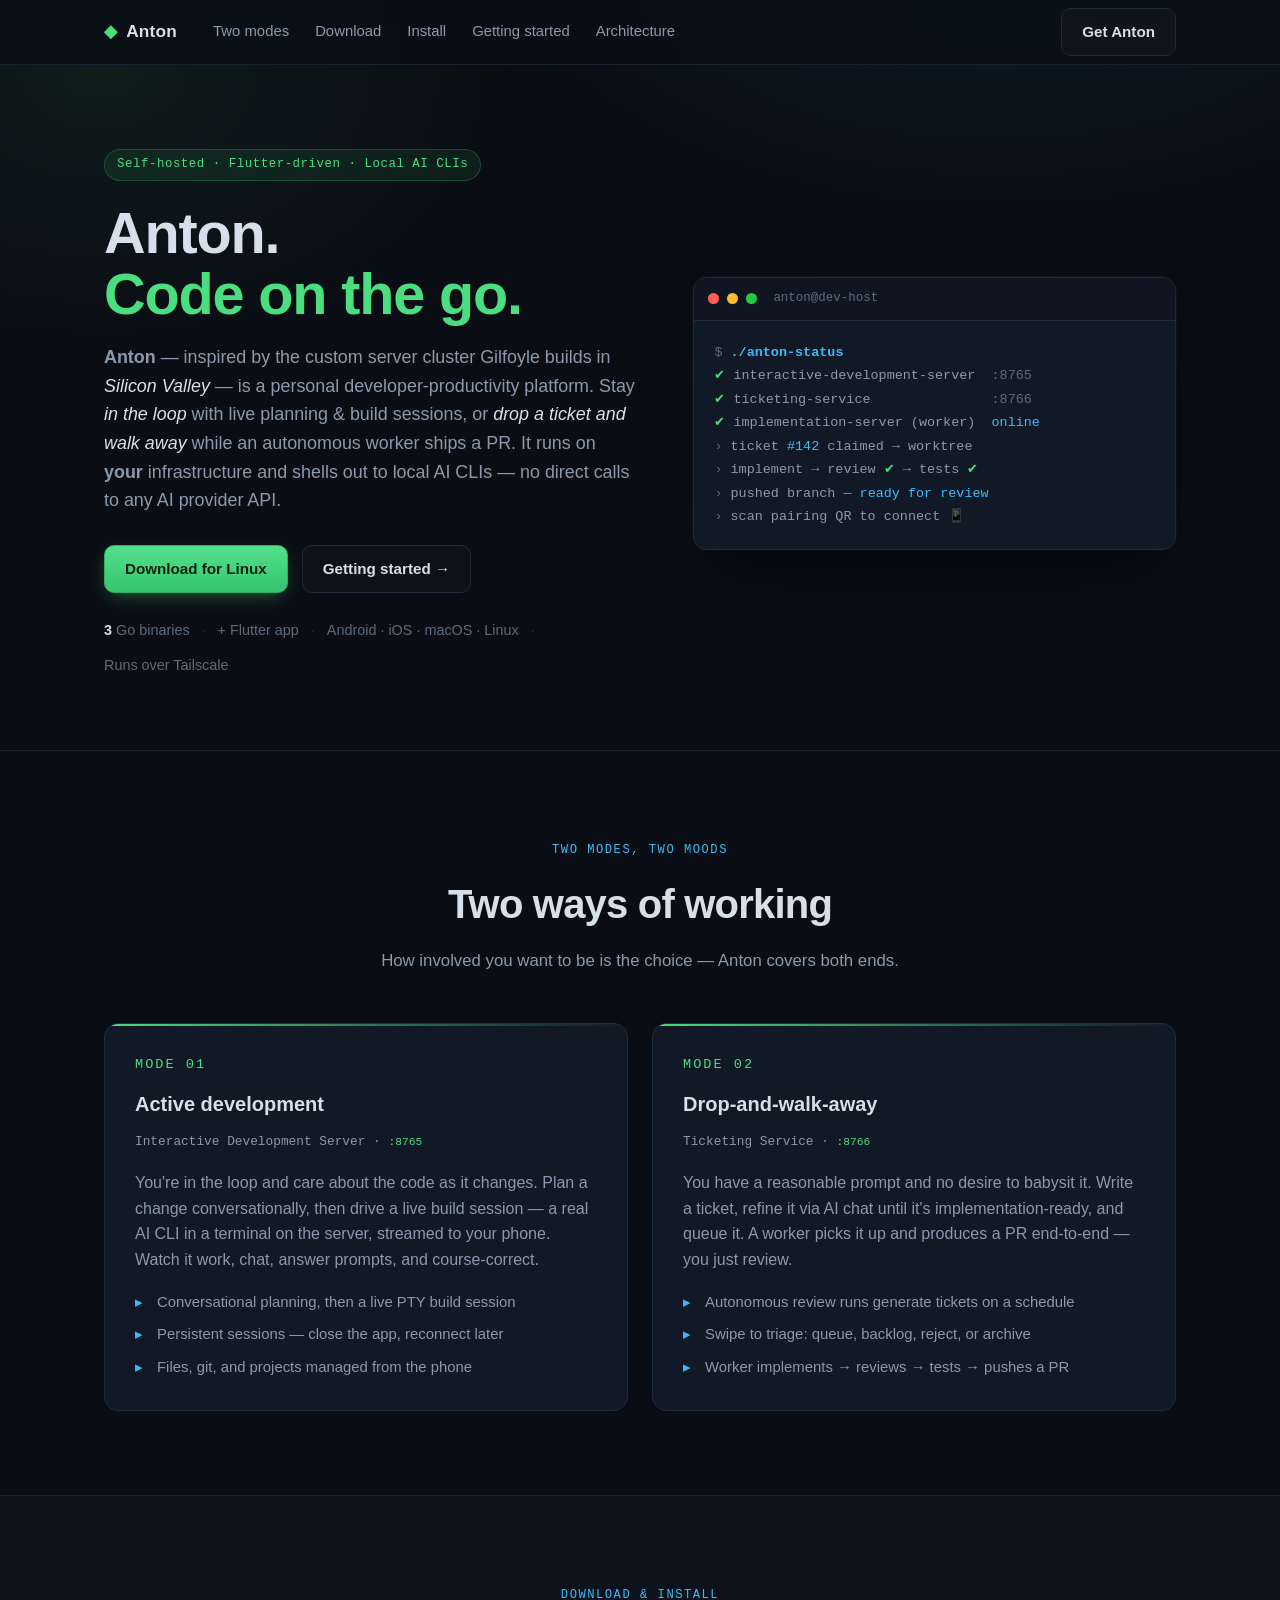
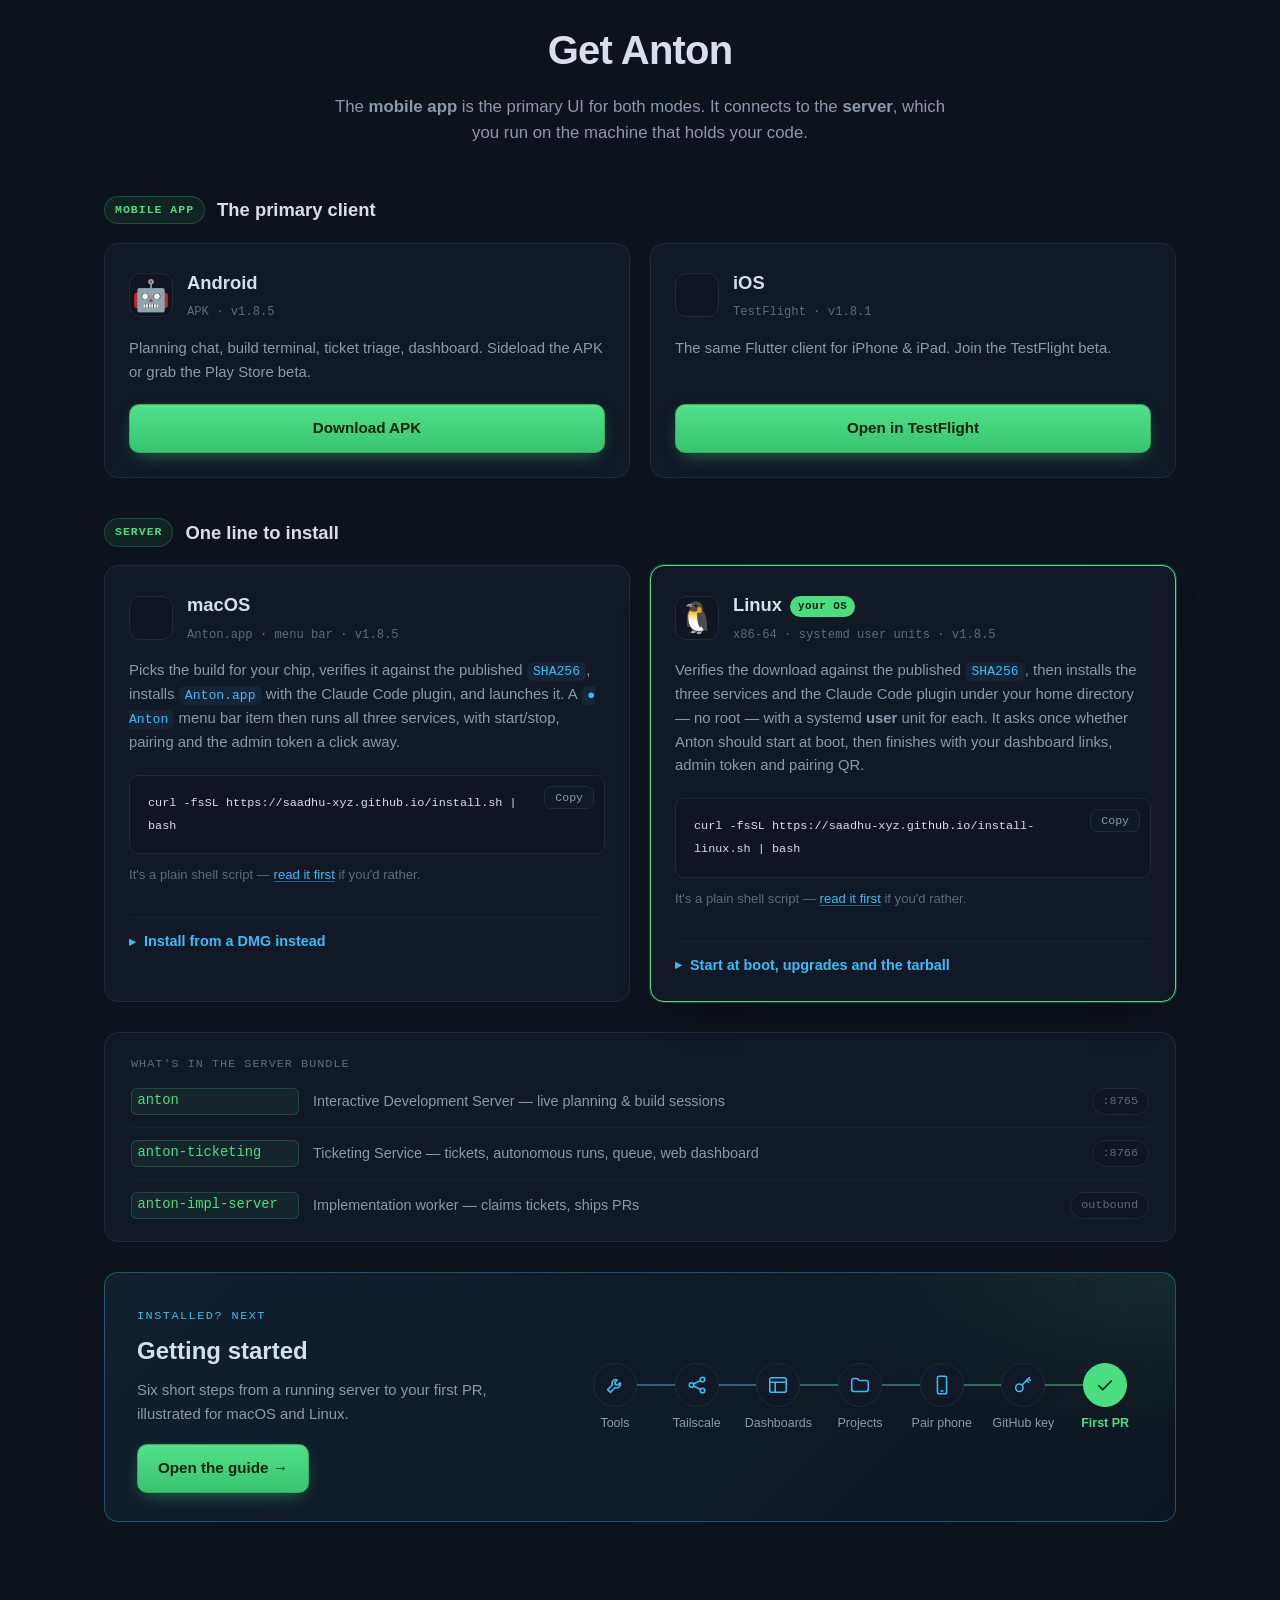
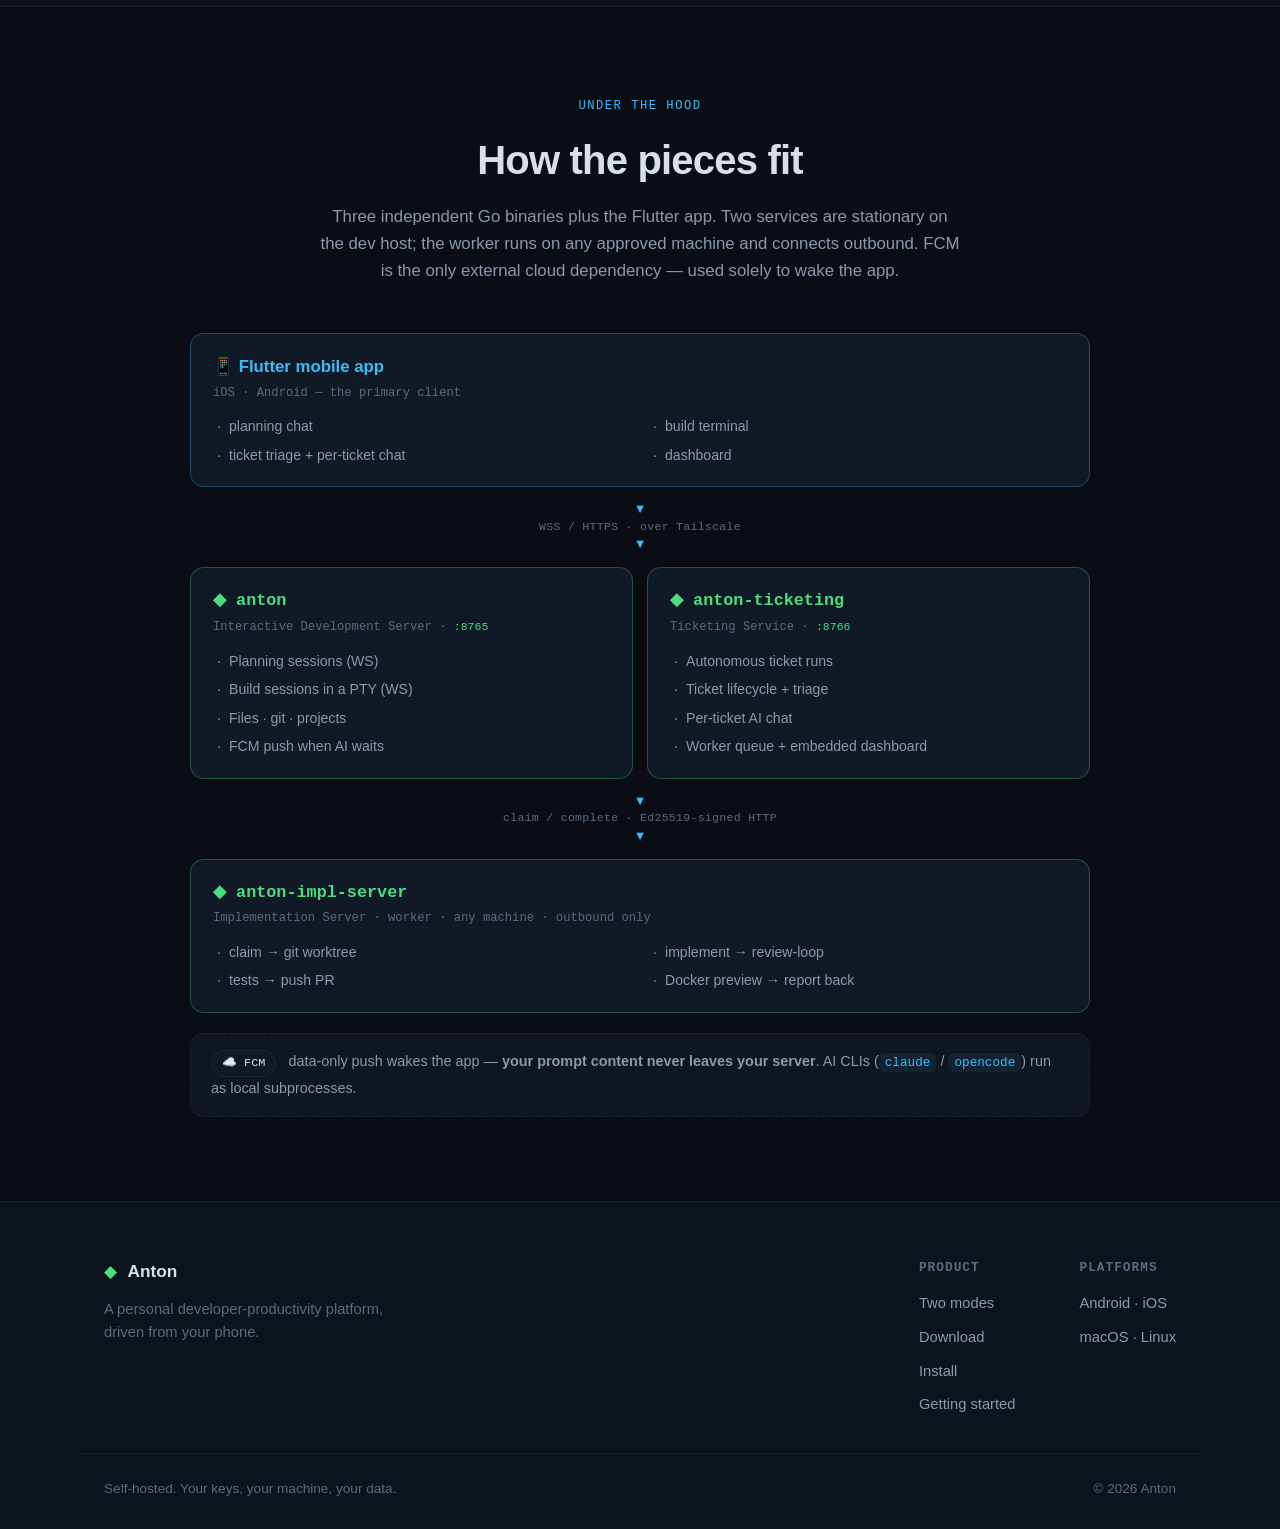
<file: index.html>
<!DOCTYPE html>
<html lang="en">
<head>
  <meta charset="UTF-8" />
  <meta name="viewport" content="width=device-width, initial-scale=1.0" />
  <title>Anton — Code on the go</title>
  <meta name="description" content="Anton — code on the go. Named for Gilfoyle's server cluster in Silicon Valley, Anton is a personal developer-productivity platform driven from a Flutter app. Plan and build in the loop, or drop a ticket and let an autonomous worker ship a PR. Runs on your own infrastructure. Download for Android, iOS, macOS, and Linux." />
  <link rel="stylesheet" href="styles.css" />
  <link rel="icon" href="data:image/svg+xml,<svg xmlns='http://www.w3.org/2000/svg' viewBox='0 0 100 100'><text y='.9em' font-size='90'>🤖</text></svg>" />
</head>
<body>
  <!-- ============ NAV ============ -->
  <header class="nav">
    <div class="wrap nav-inner">
      <a class="brand" href="#top">
        <span class="brand-mark">◆</span>
        <span class="brand-name">Anton</span>
      </a>
      <nav class="nav-links">
        <a href="#modes">Two modes</a>
        <a href="#download">Download</a>
        <a href="#install">Install</a>
        <a href="./getting-started.html">Getting started</a>
        <a href="#architecture">Architecture</a>
      </nav>
      <a class="btn btn-ghost nav-cta" href="#download">Get Anton</a>
    </div>
  </header>

  <!-- ============ HERO ============ -->
  <section class="hero" id="top">
    <div class="wrap hero-inner">
      <div class="hero-copy">
        <span class="eyebrow">Self-hosted · Flutter-driven · Local AI CLIs</span>
        <h1>Anton.<br /><span class="accent">Code on the go.</span></h1>
        <p class="lead">
          <b>Anton</b> — inspired by the custom server cluster Gilfoyle builds in
          <em>Silicon Valley</em> — is a personal developer-productivity platform. Stay
          <em>in the loop</em> with live planning &amp; build sessions, or
          <em>drop a ticket and walk away</em> while an autonomous worker ships a PR. It runs on
          <b>your</b> infrastructure and shells out to local AI CLIs — no direct calls to any
          AI provider API.
        </p>
        <div class="hero-actions">
          <a class="btn btn-primary" href="#download">
            <span class="os-label">Download for your platform</span>
          </a>
          <a class="btn btn-ghost" href="./getting-started.html">Getting started →</a>
        </div>
        <div class="hero-meta">
          <span><b>3</b> Go binaries</span>
          <span class="dot">·</span>
          <span>+ Flutter app</span>
          <span class="dot">·</span>
          <span>Android · iOS · macOS · Linux</span>
          <span class="dot">·</span>
          <span>Runs over Tailscale</span>
        </div>
      </div>

      <div class="hero-terminal" aria-hidden="true">
        <div class="term">
          <div class="term-bar">
            <span class="term-dot red"></span>
            <span class="term-dot yellow"></span>
            <span class="term-dot green"></span>
            <span class="term-title">anton@dev-host</span>
          </div>
          <pre class="term-body"><span class="c-dim">$</span> <span class="c-cmd">./anton-status</span>
<span class="c-ok">✔</span> interactive-development-server  <span class="c-dim">:8765</span>
<span class="c-ok">✔</span> ticketing-service               <span class="c-dim">:8766</span>
<span class="c-ok">✔</span> implementation-server (worker)  <span class="c-accent">online</span>
<span class="c-dim">›</span> ticket <span class="c-accent">#142</span> claimed → worktree
<span class="c-dim">›</span> implement → review <span class="c-ok">✔</span> → tests <span class="c-ok">✔</span>
<span class="c-dim">›</span> pushed branch — <span class="c-accent">ready for review</span>
<span class="c-dim">›</span> scan pairing QR to connect 📱</pre>
        </div>
      </div>
    </div>
  </section>

  <!-- ============ TWO MODES ============ -->
  <section class="section" id="modes">
    <div class="wrap">
      <div class="section-head">
        <span class="kicker">Two modes, two moods</span>
        <h2>Two ways of working</h2>
        <p class="section-sub">How involved you want to be is the choice — Anton covers both ends.</p>
      </div>
      <div class="phases">
        <article class="phase">
          <div class="phase-num">MODE 01</div>
          <h3>Active development</h3>
          <p class="phase-tag">Interactive Development Server · <code>:8765</code></p>
          <p>
            You're in the loop and care about the code as it changes. Plan a change
            conversationally, then drive a live build session — a real AI CLI in a terminal
            on the server, streamed to your phone. Watch it work, chat, answer prompts, and
            course-correct.
          </p>
          <ul class="phase-list">
            <li>Conversational planning, then a live PTY build session</li>
            <li>Persistent sessions — close the app, reconnect later</li>
            <li>Files, git, and projects managed from the phone</li>
          </ul>
        </article>
        <article class="phase">
          <div class="phase-num">MODE 02</div>
          <h3>Drop-and-walk-away</h3>
          <p class="phase-tag">Ticketing Service · <code>:8766</code></p>
          <p>
            You have a reasonable prompt and no desire to babysit it. Write a ticket, refine
            it via AI chat until it's implementation-ready, and queue it. A worker picks it up
            and produces a PR end-to-end — you just review.
          </p>
          <ul class="phase-list">
            <li>Autonomous review runs generate tickets on a schedule</li>
            <li>Swipe to triage: queue, backlog, reject, or archive</li>
            <li>Worker implements → reviews → tests → pushes a PR</li>
          </ul>
        </article>
      </div>
    </div>
  </section>

  <!-- ============ DOWNLOAD ============ -->
  <section class="section section-alt" id="download">
    <div class="wrap">
      <div class="section-head">
        <span class="kicker">Download &amp; install</span>
        <h2>Get Anton</h2>
        <p class="section-sub">
          The <b>mobile app</b> is the primary UI for both modes. It connects to the <b>server</b>,
          which you run on the machine that holds your code.
        </p>
      </div>

      <!-- MOBILE -->
      <h3 class="group-title"><span class="group-tag">Mobile app</span> The primary client</h3>
      <div class="cards">
        <article class="card" data-platform="android">
          <div class="card-top">
            <div class="card-icon">🤖</div>
            <div>
              <h4>Android</h4>
              <span class="card-meta">APK · <span data-ver="android"></span></span>
            </div>
          </div>
          <p class="card-desc">Planning chat, build terminal, ticket triage, dashboard. Sideload the APK or grab the Play Store beta.</p>
          <a class="btn btn-primary btn-block" data-dl="android">Download APK</a>
        </article>

        <article class="card" data-platform="ios">
          <div class="card-top">
            <div class="card-icon"></div>
            <div>
              <h4>iOS</h4>
              <span class="card-meta">TestFlight · <span data-ver="ios"></span></span>
            </div>
          </div>
          <p class="card-desc">The same Flutter client for iPhone &amp; iPad. Join the TestFlight beta.</p>
          <a class="btn btn-primary btn-block" data-dl="ios">Open in TestFlight</a>
        </article>
      </div>

      <!-- SERVER -->
      <!-- One line per platform. These cards replaced a macOS "quick start" and a
           Linux "full setup" section that repeated the install line three times
           between them; what comes after installing is getting-started.html. The
           old #quickstart and #manual-install anchors are kept for existing links. -->
      <h3 class="group-title" id="install"><span class="group-tag">Server</span> One line to install</h3>
      <div class="cards server-cards">
        <article class="card" data-platform="macos" id="quickstart">
          <div class="card-top">
            <div class="card-icon"></div>
            <div>
              <h4>macOS</h4>
              <span class="card-meta">Anton.app · menu bar · <span data-ver="macos-arm64"></span></span>
            </div>
          </div>
          <p class="card-desc">
            Picks the build for your chip, verifies it against the published <code>SHA256</code>,
            installs <code>Anton.app</code> with the Claude Code plugin, and launches it. A
            <code>● Anton</code> menu bar item then runs all three services, with start/stop,
            pairing and the admin token a click away.
          </p>
          <div class="code-block is-wrap">
            <button class="copy" data-copy>Copy</button>
            <pre><code>curl -fsSL https://saadhu-xyz.github.io/install.sh | bash</code></pre>
          </div>
          <p class="card-note">
            It's a plain shell script — <a href="./install-script.html">read it first</a> if you'd rather.
          </p>

          <details class="card-more" id="manual-install">
            <summary>Install from a DMG instead</summary>
            <p>
              There is no universal binary, so check your chip and take the matching DMG. Open it,
              then run <code>Install Anton.command</code> inside.
            </p>
            <div class="code-block">
              <button class="copy" data-copy>Copy</button>
              <pre><code>uname -m
<span class="c-dim"># arm64  → Anton-arm64.dmg   (M1/M2/M3/M4)</span>
<span class="c-dim"># x86_64 → Anton-x86_64.dmg  (Intel)</span></code></pre>
            </div>
            <div class="btn-row">
              <a class="btn btn-primary" data-dl="macos-arm64">Apple Silicon (.dmg)</a>
              <a class="btn btn-primary" data-dl="macos-x86_64">Intel (.dmg)</a>
            </div>
            <div class="callout">
              <span class="callout-mark">!</span>
              <div>
                <p>
                  <b>Double-clicking it will be blocked</b> —
                  <i>"Apple could not verify 'Install Anton.command' is free of malware"</i>.
                  Anton is an <b>unsigned personal build</b>, and everything inside a
                  browser-downloaded DMG inherits its <b>quarantine</b> flag. The installer is a
                  shell script with no signature to check, so no signing or notarizing would clear it.
                </p>
                <p>
                  macOS 15 removed the old <b>right-click → Open</b> bypass. Use
                  <b>System Settings → Privacy &amp; Security → Open Anyway</b>, or run it from
                  Terminal — Gatekeeper checks double-clicks and <code>open</code>, never
                  <code>bash</code>:
                </p>
              </div>
            </div>
            <div class="code-block">
              <button class="copy" data-copy>Copy</button>
              <pre><code>bash "/Volumes/Anton (arm64)/Install Anton.command"

<span class="c-dim"># or, if you dragged Anton.app across yourself</span>
xattr -cr /Applications/Anton.app
codesign --force --deep --sign - /Applications/Anton.app
open /Applications/Anton.app</code></pre>
            </div>
          </details>
        </article>

        <article class="card" data-platform="linux">
          <div class="card-top">
            <div class="card-icon">🐧</div>
            <div>
              <h4>Linux</h4>
              <span class="card-meta">x86-64 · systemd user units · <span data-ver="linux-amd64"></span></span>
            </div>
          </div>
          <p class="card-desc">
            Verifies the download against the published <code>SHA256</code>, then installs the three
            services and the Claude Code plugin under your home directory — no root — with a
            systemd <b>user</b> unit for each. It asks once whether Anton should start at boot, then
            finishes with your dashboard links, admin token and pairing QR.
          </p>
          <div class="code-block is-wrap">
            <button class="copy" data-copy>Copy</button>
            <pre><code>curl -fsSL https://saadhu-xyz.github.io/install-linux.sh | bash</code></pre>
          </div>
          <p class="card-note">
            It's a plain shell script — <a href="./install-linux-script.html">read it first</a> if you'd rather.
          </p>

          <details class="card-more">
            <summary>Start at boot, upgrades and the tarball</summary>
            <p>
              Saying yes to start at boot also runs <code>loginctl enable-linger</code> — without it,
              user services stop when you log out, which on a headless box is exactly when you need
              them. Re-run the same line to upgrade; <code>~/.anton</code> is left alone.
            </p>
            <div class="code-block">
              <button class="copy" data-copy>Copy</button>
              <pre><code>systemctl --user status anton anton-ticketing anton-impl-server
journalctl --user -u anton -f</code></pre>
            </div>
            <div class="btn-row">
              <a class="btn btn-ghost" data-dl="linux-amd64">Download the tarball →</a>
            </div>
          </details>
        </article>
      </div>

      <!-- WHAT'S INSIDE -->
      <div class="bundle">
        <div class="bundle-title">What's in the server bundle</div>
        <ul class="bundle-list">
          <li><code>anton</code><span class="bundle-role">Interactive Development Server — live planning &amp; build sessions</span><span class="bundle-port">:8765</span></li>
          <li><code>anton-ticketing</code><span class="bundle-role">Ticketing Service — tickets, autonomous runs, queue, web dashboard</span><span class="bundle-port">:8766</span></li>
          <li><code>anton-impl-server</code><span class="bundle-role">Implementation worker — claims tickets, ships PRs</span><span class="bundle-port">outbound</span></li>
        </ul>
      </div>

      <!-- The way on from here: everything after the install line is the guide. -->
      <a class="guide-next" href="./getting-started.html">
        <div class="guide-next-copy">
          <span class="guide-next-kicker">Installed? Next</span>
          <h3>Getting started</h3>
          <p>Six short steps from a running server to your first PR, illustrated for macOS and Linux.</p>
          <span class="btn btn-primary">Open the guide →</span>
        </div>
        <ol class="guide-next-steps" aria-label="What the guide covers">
            <li><span class="gn-dot"><svg viewBox="0 0 24 24" aria-hidden="true"><path d="M14.5 6.5a4 4 0 0 0-5.3 5.3L4 17l3 3 5.2-5.2a4 4 0 0 0 5.3-5.3l-2.6 2.6-2.4-.6-.6-2.4z"/></svg></span><span class="gn-label">Tools</span></li>
            <li><span class="gn-dot"><svg viewBox="0 0 24 24" aria-hidden="true"><circle cx="6" cy="12" r="2.5"/><circle cx="18" cy="6" r="2.5"/><circle cx="18" cy="18" r="2.5"/><path d="M8.3 10.9l7.4-3.8M8.3 13.1l7.4 3.8"/></svg></span><span class="gn-label">Tailscale</span></li>
            <li><span class="gn-dot"><svg viewBox="0 0 24 24" aria-hidden="true"><rect x="3" y="4" width="18" height="16" rx="2"/><path d="M3 9h18M9 9v11"/></svg></span><span class="gn-label">Dashboards</span></li>
            <li><span class="gn-dot"><svg viewBox="0 0 24 24" aria-hidden="true"><path d="M3 7a2 2 0 0 1 2-2h4l2 2h8a2 2 0 0 1 2 2v8a2 2 0 0 1-2 2H5a2 2 0 0 1-2-2z"/></svg></span><span class="gn-label">Projects</span></li>
            <li><span class="gn-dot"><svg viewBox="0 0 24 24" aria-hidden="true"><rect x="7" y="2.5" width="10" height="19" rx="2"/><path d="M11 18.5h2"/></svg></span><span class="gn-label">Pair phone</span></li>
            <li><span class="gn-dot"><svg viewBox="0 0 24 24" aria-hidden="true"><circle cx="8" cy="15" r="4"/><path d="M11 12l8-8M16 7l2 2M18 5l2 2"/></svg></span><span class="gn-label">GitHub key</span></li>
            <li class="gn-done"><span class="gn-dot"><svg viewBox="0 0 24 24" aria-hidden="true"><path d="M5 12.5l4.5 4.5L19 7.5"/></svg></span><span class="gn-label">First PR</span></li>
        </ol>
      </a>
    </div>
  </section>

  <!-- ============ ARCHITECTURE ============ -->
  <section class="section" id="architecture">
    <div class="wrap">
      <div class="section-head">
        <span class="kicker">Under the hood</span>
        <h2>How the pieces fit</h2>
        <p class="section-sub">
          Three independent Go binaries plus the Flutter app. Two services are stationary on the
          dev host; the worker runs on any approved machine and connects outbound. FCM is the only
          external cloud dependency — used solely to wake the app.
        </p>
      </div>

      <div class="arch">
        <div class="arch-node arch-node-app">
          <div class="arch-node-title">📱 Flutter mobile app</div>
          <div class="arch-node-sub">iOS · Android — the primary client</div>
          <ul class="arch-inline">
            <li>planning chat</li>
            <li>build terminal</li>
            <li>ticket triage + per-ticket chat</li>
            <li>dashboard</li>
          </ul>
        </div>

        <div class="arch-conn">
          <span class="arch-conn-arrow">▼</span>
          <span class="arch-conn-label">WSS / HTTPS · over Tailscale</span>
          <span class="arch-conn-arrow">▼</span>
        </div>

        <div class="arch-row">
          <div class="arch-node arch-node-primary">
            <div class="arch-node-title">◆ anton</div>
            <div class="arch-node-sub">Interactive Development Server · <code>:8765</code></div>
            <ul>
              <li>Planning sessions (WS)</li>
              <li>Build sessions in a PTY (WS)</li>
              <li>Files · git · projects</li>
              <li>FCM push when AI waits</li>
            </ul>
          </div>
          <div class="arch-node arch-node-primary">
            <div class="arch-node-title">◆ anton-ticketing</div>
            <div class="arch-node-sub">Ticketing Service · <code>:8766</code></div>
            <ul>
              <li>Autonomous ticket runs</li>
              <li>Ticket lifecycle + triage</li>
              <li>Per-ticket AI chat</li>
              <li>Worker queue + embedded dashboard</li>
            </ul>
          </div>
        </div>

        <div class="arch-conn">
          <span class="arch-conn-arrow">▼</span>
          <span class="arch-conn-label">claim / complete · Ed25519-signed HTTP</span>
          <span class="arch-conn-arrow">▼</span>
        </div>

        <div class="arch-node arch-node-worker">
          <div class="arch-node-title">◆ anton-impl-server</div>
          <div class="arch-node-sub">Implementation Server · worker · any machine · outbound only</div>
          <ul class="arch-inline">
            <li>claim → git worktree</li>
            <li>implement → review-loop</li>
            <li>tests → push PR</li>
            <li>Docker preview → report back</li>
          </ul>
        </div>

        <div class="arch-foot">
          <span class="arch-foot-chip">☁️ FCM</span>
          data-only push wakes the app — <b>your prompt content never leaves your server</b>.
          AI CLIs (<code>claude</code> / <code>opencode</code>) run as local subprocesses.
        </div>
      </div>
    </div>
  </section>

  <!-- ============ FOOTER ============ -->
  <footer class="footer">
    <div class="wrap footer-inner">
      <div class="footer-brand">
        <span class="brand-mark">◆</span>
        <span class="brand-name">Anton</span>
        <p>A personal developer-productivity platform, driven from your phone.</p>
      </div>
      <div class="footer-cols">
        <div class="footer-col">
          <h5>Product</h5>
          <a href="#modes">Two modes</a>
          <a href="#download">Download</a>
          <a href="#install">Install</a>
          <a href="./getting-started.html">Getting started</a>
        </div>
        <div class="footer-col">
          <h5>Platforms</h5>
          <a href="#download">Android · iOS</a>
          <a href="#download">macOS · Linux</a>
        </div>
      </div>
    </div>
    <div class="wrap footer-bottom">
      <span>Self-hosted. Your keys, your machine, your data.</span>
      <span>© <span id="year"></span> Anton</span>
    </div>
  </footer>

  <script src="app.js"></script>
</body>
</html>
</file>
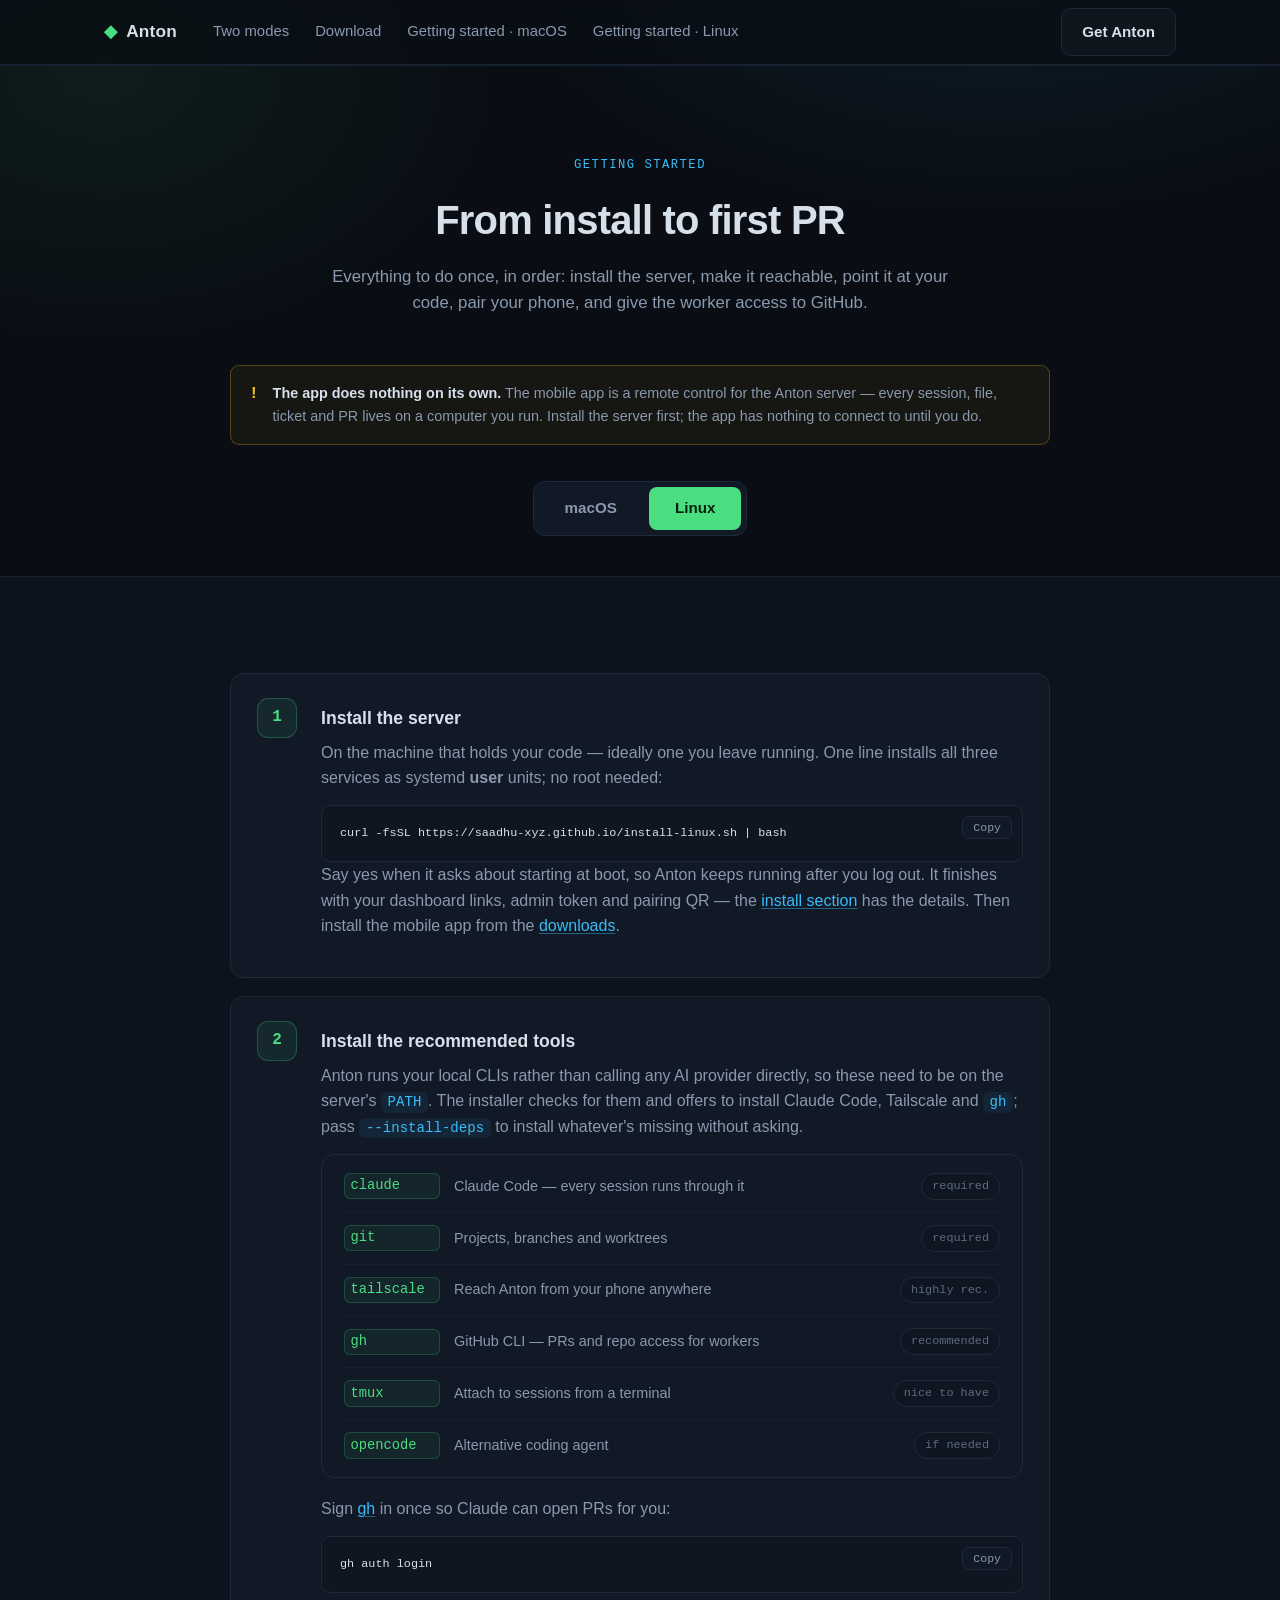
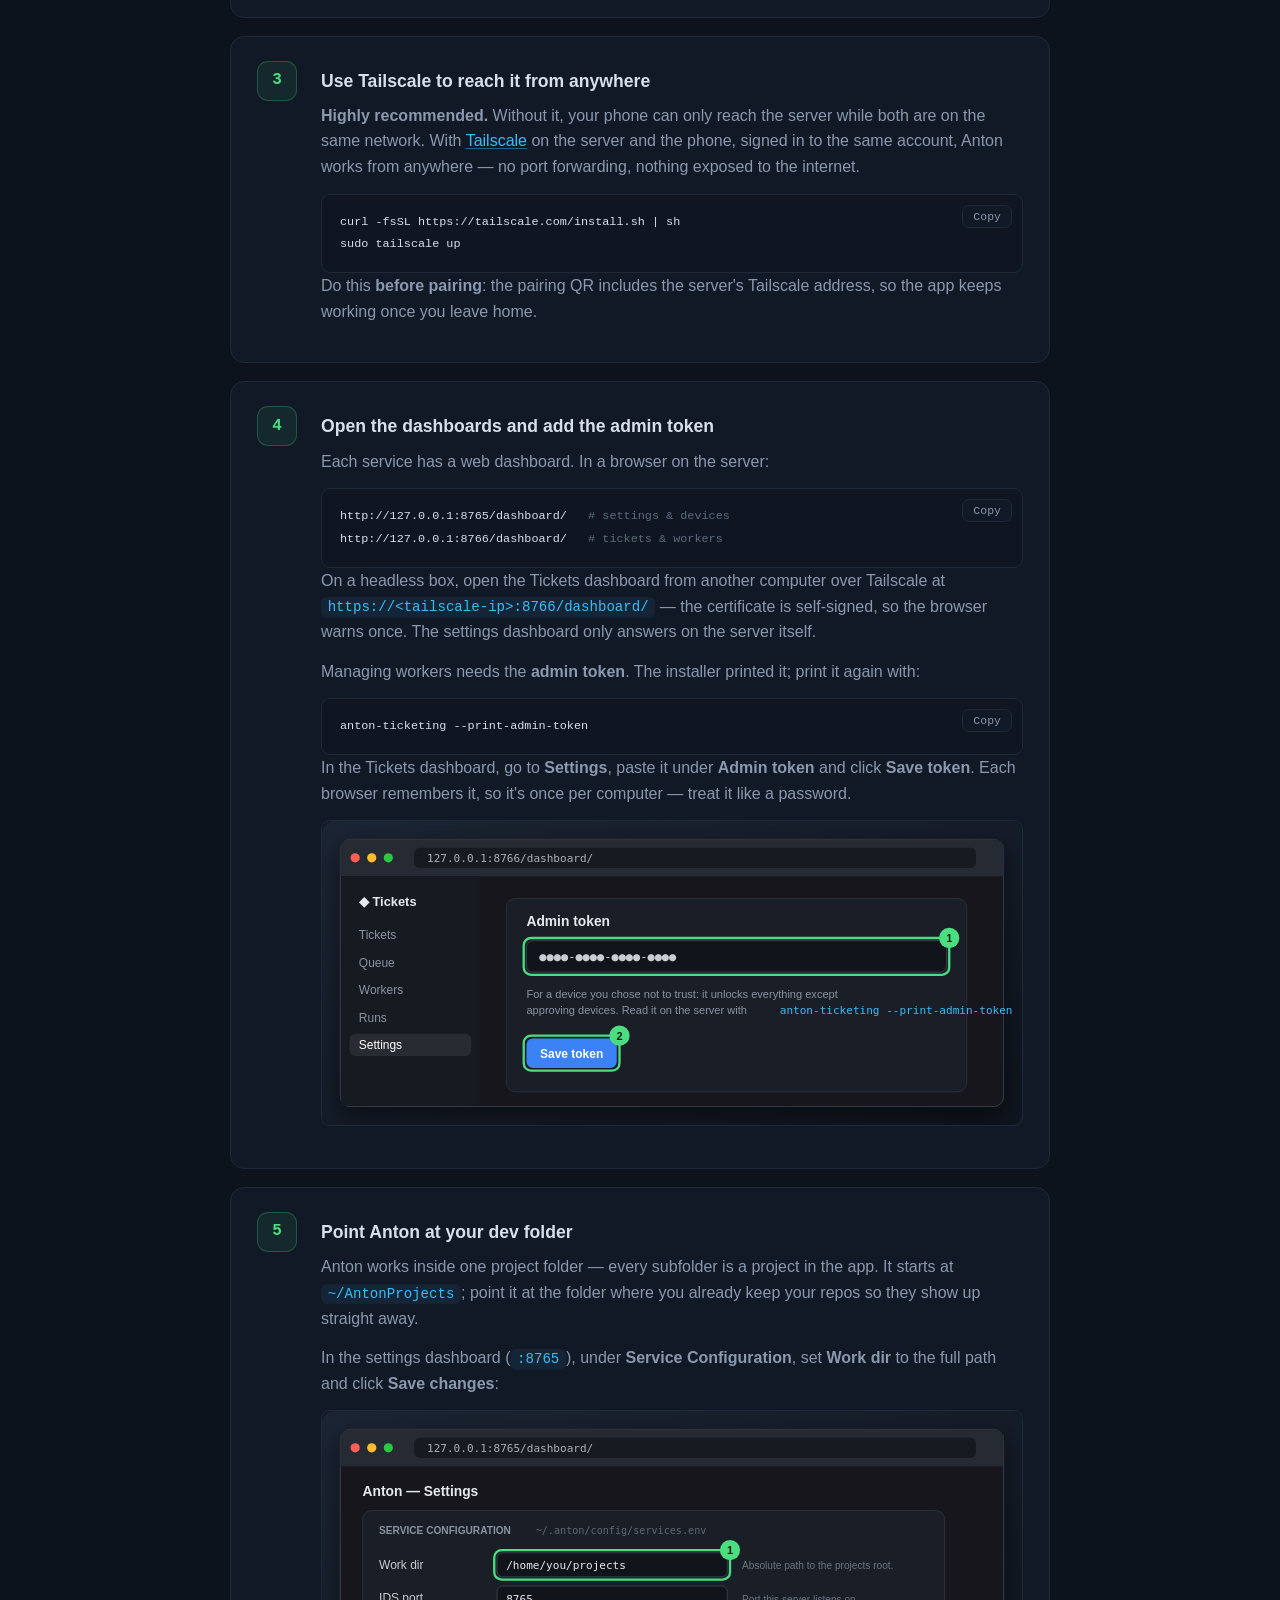
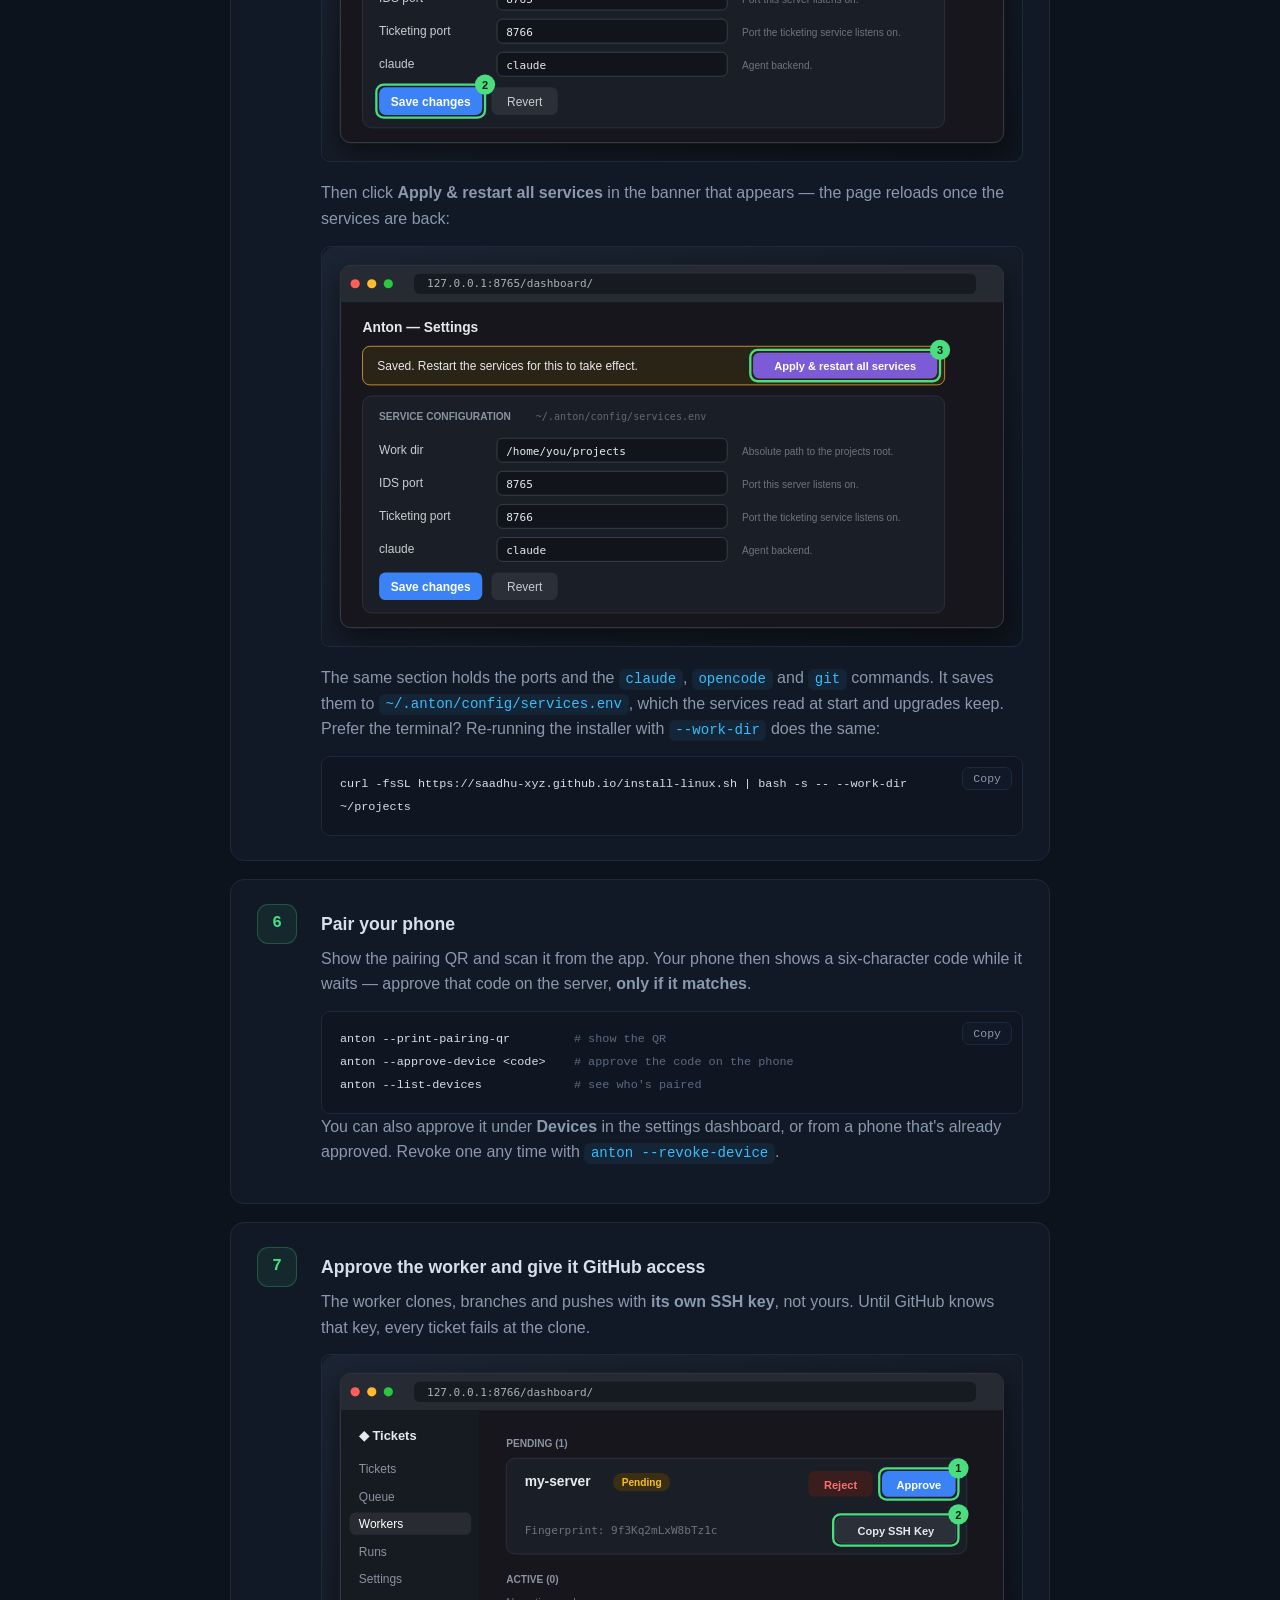
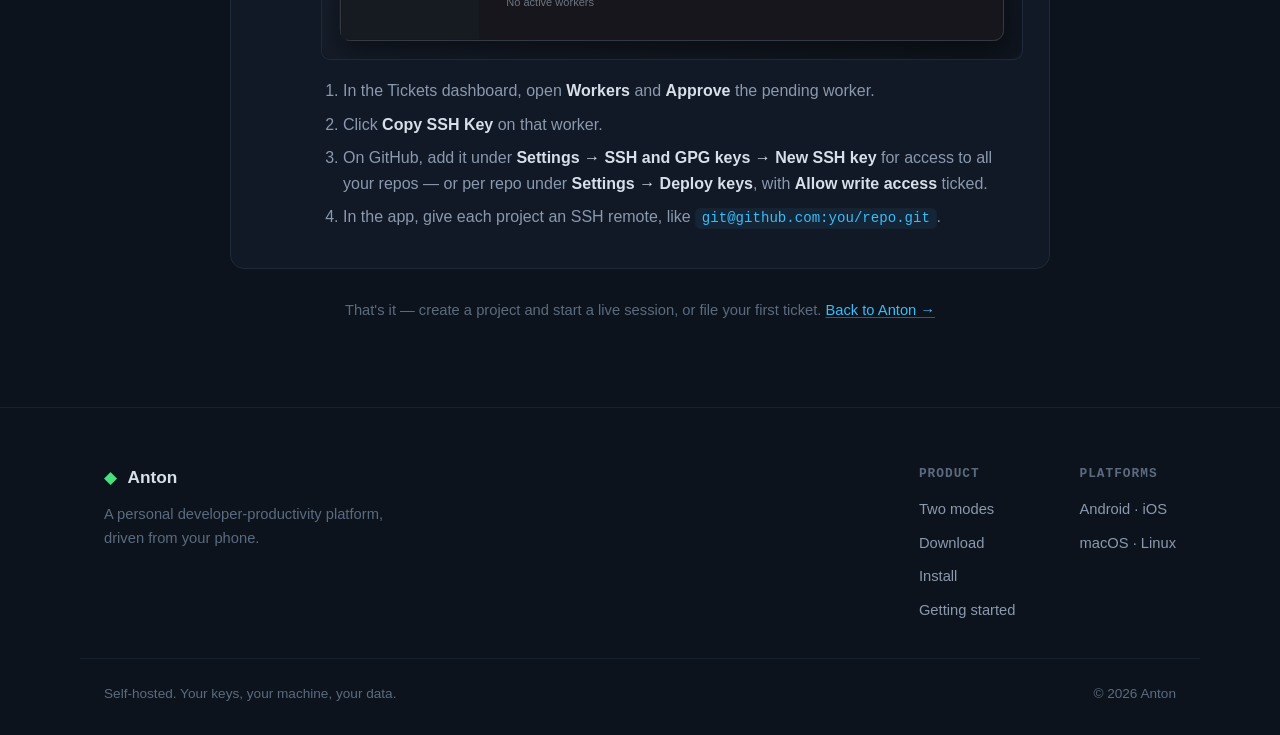
<file: getting-started.html>
<!DOCTYPE html>
<html lang="en">
<head>
  <meta charset="UTF-8" />
  <meta name="viewport" content="width=device-width, initial-scale=1.0" />
  <title>Getting started — Anton</title>
  <meta name="description" content="Getting started with Anton on macOS or Linux: install the server, connect over Tailscale, point it at your dev folder, pair your phone, open the dashboards, and give the worker access to GitHub." />
  <link rel="stylesheet" href="styles.css" />
  <link rel="icon" href="data:image/svg+xml,<svg xmlns='http://www.w3.org/2000/svg' viewBox='0 0 100 100'><text y='.9em' font-size='90'>🤖</text></svg>" />
</head>
<body>
  <!-- ============ NAV ============ -->
  <header class="nav">
    <div class="wrap nav-inner">
      <a class="brand" href="./">
        <span class="brand-mark">◆</span>
        <span class="brand-name">Anton</span>
      </a>
      <nav class="nav-links">
        <a href="./#modes">Two modes</a>
        <a href="./#download">Download</a>
        <a href="#macos">Getting started · macOS</a>
        <a href="#linux">Getting started · Linux</a>
      </nav>
      <a class="btn btn-ghost nav-cta" href="./#download">Get Anton</a>
    </div>
  </header>

  <!-- ============ INTRO ============ -->
  <section class="section guide-intro" id="top">
    <div class="wrap">
      <div class="section-head">
        <span class="kicker">Getting started</span>
        <h2>From install to first PR</h2>
        <p class="section-sub">
          Everything to do once, in order: install the server, make it reachable, point it at
          your code, pair your phone, and give the worker access to GitHub.
        </p>
      </div>

      <div class="steps">
        <div class="callout">
          <span class="callout-mark">!</span>
          <div>
            <p>
              <b>The app does nothing on its own.</b> The mobile app is a remote control for the
              Anton server — every session, file, ticket and PR lives on a computer you run. Install
              the server first; the app has nothing to connect to until you do.
            </p>
          </div>
        </div>
      </div>

      <div class="tabs" role="tablist" aria-label="Server platform">
        <button class="tab" role="tab" id="tab-macos" aria-controls="macos" aria-selected="true">macOS</button>
        <button class="tab" role="tab" id="tab-linux" aria-controls="linux" aria-selected="false">Linux</button>
      </div>
    </div>
  </section>

  <section class="section section-alt guide-body">
    <div class="wrap">

      <!-- ============ macOS ============ -->
      <div class="tab-panel" role="tabpanel" id="macos" aria-labelledby="tab-macos">
        <div class="steps">

          <div class="step" id="macos-install">
            <div class="step-badge">1</div>
            <div class="step-body">
              <h4>Install the server</h4>
              <p>
                On the Mac that holds your code. One line picks the build for your chip, verifies
                it, installs <code>Anton.app</code> and launches it:
              </p>
              <div class="code-block is-wrap">
                <button class="copy" data-copy>Copy</button>
                <pre><code>curl -fsSL https://saadhu-xyz.github.io/install.sh | bash</code></pre>
              </div>
              <p>
                Anton now lives in your menu bar, and runs all three services for you. Everything
                below starts from that menu. Then install the mobile app from the
                <a href="./#download">downloads</a>.
              </p>
              <figure class="guide-fig">
                <a href="img/guide/mac-menubar.svg" target="_blank" rel="noopener"><img src="img/guide/mac-menubar.svg" width="760" height="453" loading="lazy"
                     alt="The Anton menu bar item, open, listing all three services running" /></a>
                <figcaption>The <b>Anton</b> menu — a green dot means the service is running.</figcaption>
              </figure>
            </div>
          </div>

          <div class="step" id="macos-tools">
            <div class="step-badge">2</div>
            <div class="step-body">
              <h4>Install the recommended tools</h4>
              <p>
                Anton runs your local CLIs rather than calling any AI provider directly.
                <b>Recommended Tools</b> in the menu ticks what's installed; click anything missing
                to open its download page, then <b>Re-check</b>. Claude Code is the one you can't
                skip — the menu warns you until it's found.
              </p>
              <figure class="guide-fig">
                <a href="img/guide/mac-tools.svg" target="_blank" rel="noopener"><img src="img/guide/mac-tools.svg" width="760" height="453" loading="lazy"
                     alt="The Recommended Tools submenu, with installed tools ticked" /></a>
                <figcaption>Ticked tools are installed; open circles link to their installers.</figcaption>
              </figure>
              <p>
                Once <a href="https://cli.github.com" rel="noopener">GitHub CLI</a> is installed
                (<code>brew install gh</code>), sign it in once so Claude can open PRs for you:
              </p>
              <div class="code-block">
                <button class="copy" data-copy>Copy</button>
                <pre><code>gh auth login</code></pre>
              </div>
            </div>
          </div>

          <div class="step" id="macos-tailscale">
            <div class="step-badge">3</div>
            <div class="step-body">
              <h4>Use Tailscale to reach it from anywhere</h4>
              <p>
                <b>Highly recommended.</b> Without it, your phone can only reach your Mac while both
                are on the same Wi-Fi. Install <a href="https://tailscale.com/download" rel="noopener">Tailscale</a>
                on the Mac and on your phone, and sign both in to the same account — Anton then works
                from anywhere, with no port forwarding and nothing exposed to the internet.
              </p>
              <p>
                Do this <b>before pairing</b>: the pairing QR includes your Mac's Tailscale address,
                so the app keeps working once you leave home.
              </p>
            </div>
          </div>

          <div class="step" id="macos-dashboards">
            <div class="step-badge">4</div>
            <div class="step-body">
              <h4>Open the dashboards and add the admin token</h4>
              <p>
                Each service has a web dashboard. Open one from its submenu —
                <b>Interactive Development Server → Open dashboard in browser</b> for settings and
                devices, <b>Ticketing Service → Open dashboard in browser</b> for tickets and workers.
              </p>
              <figure class="guide-fig">
                <a href="img/guide/mac-dashboard.svg" target="_blank" rel="noopener"><img src="img/guide/mac-dashboard.svg" width="760" height="453" loading="lazy"
                     alt="A service's submenu with Open dashboard in browser selected" /></a>
                <figcaption>
                  <code>http://127.0.0.1:8765/dashboard/</code> and
                  <code>http://127.0.0.1:8766/dashboard/</code>, if you'd rather bookmark them.
                </figcaption>
              </figure>
              <p>
                Both need the <b>admin token</b> to change settings and manage workers. Copy it from
                <b>Admin Token → Copy admin token</b>:
              </p>
              <figure class="guide-fig">
                <a href="img/guide/mac-admin-token.svg" target="_blank" rel="noopener"><img src="img/guide/mac-admin-token.svg" width="760" height="453" loading="lazy"
                     alt="The Admin Token submenu with Copy admin token selected" /></a>
              </figure>
              <p>
                In the Tickets dashboard, go to <b>Settings</b>, paste it under <b>Admin token</b>
                and click <b>Save token</b>. The settings dashboard asks for the same token with an
                <b>Enter token</b> button. Each browser remembers it, so it's once per computer —
                treat it like a password.
              </p>
              <figure class="guide-fig">
                <a href="img/guide/dash-admin-token.svg" target="_blank" rel="noopener"><img src="img/guide/dash-admin-token.svg" width="760" height="330" loading="lazy"
                     alt="The Tickets dashboard Settings page with the admin token field and Save token button" /></a>
              </figure>
            </div>
          </div>

          <div class="step" id="macos-projects">
            <div class="step-badge">5</div>
            <div class="step-body">
              <h4>Point Anton at your dev folder</h4>
              <p>
                Anton works inside one project folder — every subfolder is a project in the app. It
                starts at <code>~/AntonProjects</code>; point it at the folder where you already keep
                your repos so they show up straight away.
              </p>
              <p>
                In the settings dashboard (<code>:8765</code>), under <b>Service Configuration</b>,
                set <b>Work dir</b> to the full path and click <b>Save changes</b>:
              </p>
              <figure class="guide-fig">
                <a href="img/guide/mac-workdir.svg" target="_blank" rel="noopener"><img src="img/guide/mac-workdir.svg" width="760" height="380" loading="lazy"
                     alt="Service Configuration with Work dir set to /Users/you/projects" /></a>
              </figure>
              <p>Then open the menu and click <b>Apply &amp; restart all services</b>:</p>
              <figure class="guide-fig">
                <a href="img/guide/mac-apply.svg" target="_blank" rel="noopener"><img src="img/guide/mac-apply.svg" width="760" height="510" loading="lazy"
                     alt="The Anton menu showing Configuration changed on disk, with Apply and restart all services" /></a>
              </figure>
            </div>
          </div>

          <div class="step" id="macos-pair">
            <div class="step-badge">6</div>
            <div class="step-body">
              <h4>Pair your phone</h4>
              <p>
                Click <b>Pair Mobile App…</b> in the menu and scan the QR from the app. Your phone
                then shows a six-character code while it waits to be approved.
              </p>
              <figure class="guide-fig">
                <a href="img/guide/mac-pairing.svg" target="_blank" rel="noopener"><img src="img/guide/mac-pairing.svg" width="760" height="470" loading="lazy"
                     alt="The Pair Mobile App window's QR code, and the phone showing its six-character code" /></a>
              </figure>
              <p>
                The waiting phone appears at the top of the Anton menu (and as a notification).
                Click it and approve — <b>only if the code matches the one on your phone</b>.
              </p>
              <figure class="guide-fig">
                <a href="img/guide/mac-approve.svg" target="_blank" rel="noopener"><img src="img/guide/mac-approve.svg" width="760" height="510" loading="lazy"
                     alt="The Anton menu listing a phone waiting for approval, with its code" /></a>
              </figure>
            </div>
          </div>

          <div class="step" id="macos-github">
            <div class="step-badge">7</div>
            <div class="step-body">
              <h4>Approve the worker and give it GitHub access</h4>
              <p>
                The worker clones, branches and pushes with <b>its own SSH key</b>, not yours. Until
                GitHub knows that key, every ticket fails at the clone.
              </p>
              <figure class="guide-fig">
                <a href="img/guide/dash-workers.svg" target="_blank" rel="noopener"><img src="img/guide/dash-workers.svg" width="760" height="330" loading="lazy"
                     alt="The Workers panel with Approve and Copy SSH Key buttons on a pending worker" /></a>
              </figure>
              <ol class="guide-list">
                <li>In the Tickets dashboard, open <b>Workers</b> and <b>Approve</b> the pending worker.</li>
                <li>Click <b>Copy SSH Key</b> on that worker.</li>
                <li>
                  On GitHub, add it under <b>Settings → SSH and GPG keys → New SSH key</b> for access
                  to all your repos — or per repo under <b>Settings → Deploy keys</b>, with
                  <b>Allow write access</b> ticked.
                </li>
                <li>In the app, give each project an SSH remote, like <code>git@github.com:you/repo.git</code>.</li>
              </ol>
            </div>
          </div>

        </div>
      </div>

      <!-- ============ LINUX ============ -->
      <div class="tab-panel" role="tabpanel" id="linux" aria-labelledby="tab-linux">
        <div class="steps">

          <div class="step" id="linux-install">
            <div class="step-badge">1</div>
            <div class="step-body">
              <h4>Install the server</h4>
              <p>
                On the machine that holds your code — ideally one you leave running. One line
                installs all three services as systemd <b>user</b> units; no root needed:
              </p>
              <div class="code-block is-wrap">
                <button class="copy" data-copy>Copy</button>
                <pre><code>curl -fsSL https://saadhu-xyz.github.io/install-linux.sh | bash</code></pre>
              </div>
              <p>
                Say yes when it asks about starting at boot, so Anton keeps running after you log
                out. It finishes with your dashboard links, admin token and pairing QR — the
                <a href="./#install">install section</a> has the details. Then install the mobile
                app from the <a href="./#download">downloads</a>.
              </p>
            </div>
          </div>

          <div class="step" id="linux-tools">
            <div class="step-badge">2</div>
            <div class="step-body">
              <h4>Install the recommended tools</h4>
              <p>
                Anton runs your local CLIs rather than calling any AI provider directly, so these
                need to be on the server's <code>PATH</code>. The installer checks for them and
                offers to install Claude Code, Tailscale and <code>gh</code>; pass
                <code>--install-deps</code> to install whatever's missing without asking.
              </p>
              <div class="bundle">
                <ul class="bundle-list">
                  <li><code>claude</code><span class="bundle-role">Claude Code — every session runs through it</span><span class="bundle-port">required</span></li>
                  <li><code>git</code><span class="bundle-role">Projects, branches and worktrees</span><span class="bundle-port">required</span></li>
                  <li><code>tailscale</code><span class="bundle-role">Reach Anton from your phone anywhere</span><span class="bundle-port">highly rec.</span></li>
                  <li><code>gh</code><span class="bundle-role">GitHub CLI — PRs and repo access for workers</span><span class="bundle-port">recommended</span></li>
                  <li><code>tmux</code><span class="bundle-role">Attach to sessions from a terminal</span><span class="bundle-port">nice to have</span></li>
                  <li><code>opencode</code><span class="bundle-role">Alternative coding agent</span><span class="bundle-port">if needed</span></li>
                </ul>
              </div>
              <p>Sign <a href="https://cli.github.com" rel="noopener">gh</a> in once so Claude can open PRs for you:</p>
              <div class="code-block">
                <button class="copy" data-copy>Copy</button>
                <pre><code>gh auth login</code></pre>
              </div>
            </div>
          </div>

          <div class="step" id="linux-tailscale">
            <div class="step-badge">3</div>
            <div class="step-body">
              <h4>Use Tailscale to reach it from anywhere</h4>
              <p>
                <b>Highly recommended.</b> Without it, your phone can only reach the server while both
                are on the same network. With <a href="https://tailscale.com/download" rel="noopener">Tailscale</a>
                on the server and the phone, signed in to the same account, Anton works from anywhere —
                no port forwarding, nothing exposed to the internet.
              </p>
              <div class="code-block">
                <button class="copy" data-copy>Copy</button>
                <pre><code>curl -fsSL https://tailscale.com/install.sh | sh
sudo tailscale up</code></pre>
              </div>
              <p>
                Do this <b>before pairing</b>: the pairing QR includes the server's Tailscale address,
                so the app keeps working once you leave home.
              </p>
            </div>
          </div>

          <div class="step" id="linux-dashboards">
            <div class="step-badge">4</div>
            <div class="step-body">
              <h4>Open the dashboards and add the admin token</h4>
              <p>Each service has a web dashboard. In a browser on the server:</p>
              <div class="code-block">
                <button class="copy" data-copy>Copy</button>
                <pre><code>http://127.0.0.1:8765/dashboard/   <span class="c-dim"># settings &amp; devices</span>
http://127.0.0.1:8766/dashboard/   <span class="c-dim"># tickets &amp; workers</span></code></pre>
              </div>
              <p>
                On a headless box, open the Tickets dashboard from another computer over Tailscale
                at <code>https://&lt;tailscale-ip&gt;:8766/dashboard/</code> — the certificate is
                self-signed, so the browser warns once. The settings dashboard only answers on the
                server itself.
              </p>
              <p>
                Managing workers needs the <b>admin token</b>. The installer printed it; print it
                again with:
              </p>
              <div class="code-block">
                <button class="copy" data-copy>Copy</button>
                <pre><code>anton-ticketing --print-admin-token</code></pre>
              </div>
              <p>
                In the Tickets dashboard, go to <b>Settings</b>, paste it under <b>Admin token</b> and
                click <b>Save token</b>. Each browser remembers it, so it's once per computer — treat
                it like a password.
              </p>
              <figure class="guide-fig">
                <a href="img/guide/dash-admin-token.svg" target="_blank" rel="noopener"><img src="img/guide/dash-admin-token.svg" width="760" height="330" loading="lazy"
                     alt="The Tickets dashboard Settings page with the admin token field and Save token button" /></a>
              </figure>
            </div>
          </div>

          <div class="step" id="linux-projects">
            <div class="step-badge">5</div>
            <div class="step-body">
              <h4>Point Anton at your dev folder</h4>
              <p>
                Anton works inside one project folder — every subfolder is a project in the app. It
                starts at <code>~/AntonProjects</code>; point it at the folder where you already keep
                your repos so they show up straight away.
              </p>
              <p>
                In the settings dashboard (<code>:8765</code>), under <b>Service Configuration</b>,
                set <b>Work dir</b> to the full path and click <b>Save changes</b>:
              </p>
              <figure class="guide-fig">
                <a href="img/guide/linux-workdir.svg" target="_blank" rel="noopener"><img src="img/guide/linux-workdir.svg" width="760" height="380" loading="lazy"
                     alt="Service Configuration on Linux, saving to ~/.anton/config/services.env, with Work dir set to /home/you/projects" /></a>
              </figure>
              <p>
                Then click <b>Apply &amp; restart all services</b> in the banner that appears — the
                page reloads once the services are back:
              </p>
              <figure class="guide-fig">
                <a href="img/guide/linux-restart.svg" target="_blank" rel="noopener"><img src="img/guide/linux-restart.svg" width="760" height="434" loading="lazy"
                     alt="The settings dashboard after saving, with an Apply and restart all services button in the banner" /></a>
              </figure>
              <p>
                The same section holds the ports and the <code>claude</code>, <code>opencode</code>
                and <code>git</code> commands. It saves them to
                <code>~/.anton/config/services.env</code>, which the services read at start and
                upgrades keep. Prefer the terminal? Re-running the installer with
                <code>--work-dir</code> does the same:
              </p>
              <div class="code-block is-wrap">
                <button class="copy" data-copy>Copy</button>
                <pre><code>curl -fsSL https://saadhu-xyz.github.io/install-linux.sh | bash -s -- --work-dir ~/projects</code></pre>
              </div>
            </div>
          </div>

          <div class="step" id="linux-pair">
            <div class="step-badge">6</div>
            <div class="step-body">
              <h4>Pair your phone</h4>
              <p>
                Show the pairing QR and scan it from the app. Your phone then shows a six-character
                code while it waits — approve that code on the server, <b>only if it matches</b>.
              </p>
              <div class="code-block">
                <button class="copy" data-copy>Copy</button>
                <pre><code>anton --print-pairing-qr         <span class="c-dim"># show the QR</span>
anton --approve-device &lt;code&gt;    <span class="c-dim"># approve the code on the phone</span>
anton --list-devices             <span class="c-dim"># see who's paired</span></code></pre>
              </div>
              <p>
                You can also approve it under <b>Devices</b> in the settings dashboard, or from a
                phone that's already approved. Revoke one any time with
                <code>anton --revoke-device</code>.
              </p>
            </div>
          </div>

          <div class="step" id="linux-github">
            <div class="step-badge">7</div>
            <div class="step-body">
              <h4>Approve the worker and give it GitHub access</h4>
              <p>
                The worker clones, branches and pushes with <b>its own SSH key</b>, not yours. Until
                GitHub knows that key, every ticket fails at the clone.
              </p>
              <figure class="guide-fig">
                <a href="img/guide/dash-workers.svg" target="_blank" rel="noopener"><img src="img/guide/dash-workers.svg" width="760" height="330" loading="lazy"
                     alt="The Workers panel with Approve and Copy SSH Key buttons on a pending worker" /></a>
              </figure>
              <ol class="guide-list">
                <li>In the Tickets dashboard, open <b>Workers</b> and <b>Approve</b> the pending worker.</li>
                <li>Click <b>Copy SSH Key</b> on that worker.</li>
                <li>
                  On GitHub, add it under <b>Settings → SSH and GPG keys → New SSH key</b> for access
                  to all your repos — or per repo under <b>Settings → Deploy keys</b>, with
                  <b>Allow write access</b> ticked.
                </li>
                <li>In the app, give each project an SSH remote, like <code>git@github.com:you/repo.git</code>.</li>
              </ol>
            </div>
          </div>

        </div>
      </div>

      <p class="dl-note">
        That's it — create a project and start a live session, or file your first ticket.
        <a href="./">Back to Anton →</a>
      </p>
    </div>
  </section>

  <!-- ============ FOOTER ============ -->
  <footer class="footer">
    <div class="wrap footer-inner">
      <div class="footer-brand">
        <span class="brand-mark">◆</span>
        <span class="brand-name">Anton</span>
        <p>A personal developer-productivity platform, driven from your phone.</p>
      </div>
      <div class="footer-cols">
        <div class="footer-col">
          <h5>Product</h5>
          <a href="./#modes">Two modes</a>
          <a href="./#download">Download</a>
          <a href="./#install">Install</a>
          <a href="./getting-started.html">Getting started</a>
        </div>
        <div class="footer-col">
          <h5>Platforms</h5>
          <a href="./#download">Android · iOS</a>
          <a href="./#download">macOS · Linux</a>
        </div>
      </div>
    </div>
    <div class="wrap footer-bottom">
      <span>Self-hosted. Your keys, your machine, your data.</span>
      <span>© <span id="year"></span> Anton</span>
    </div>
  </footer>

  <script src="app.js"></script>
  <script src="guide.js"></script>
</body>
</html>
</file>
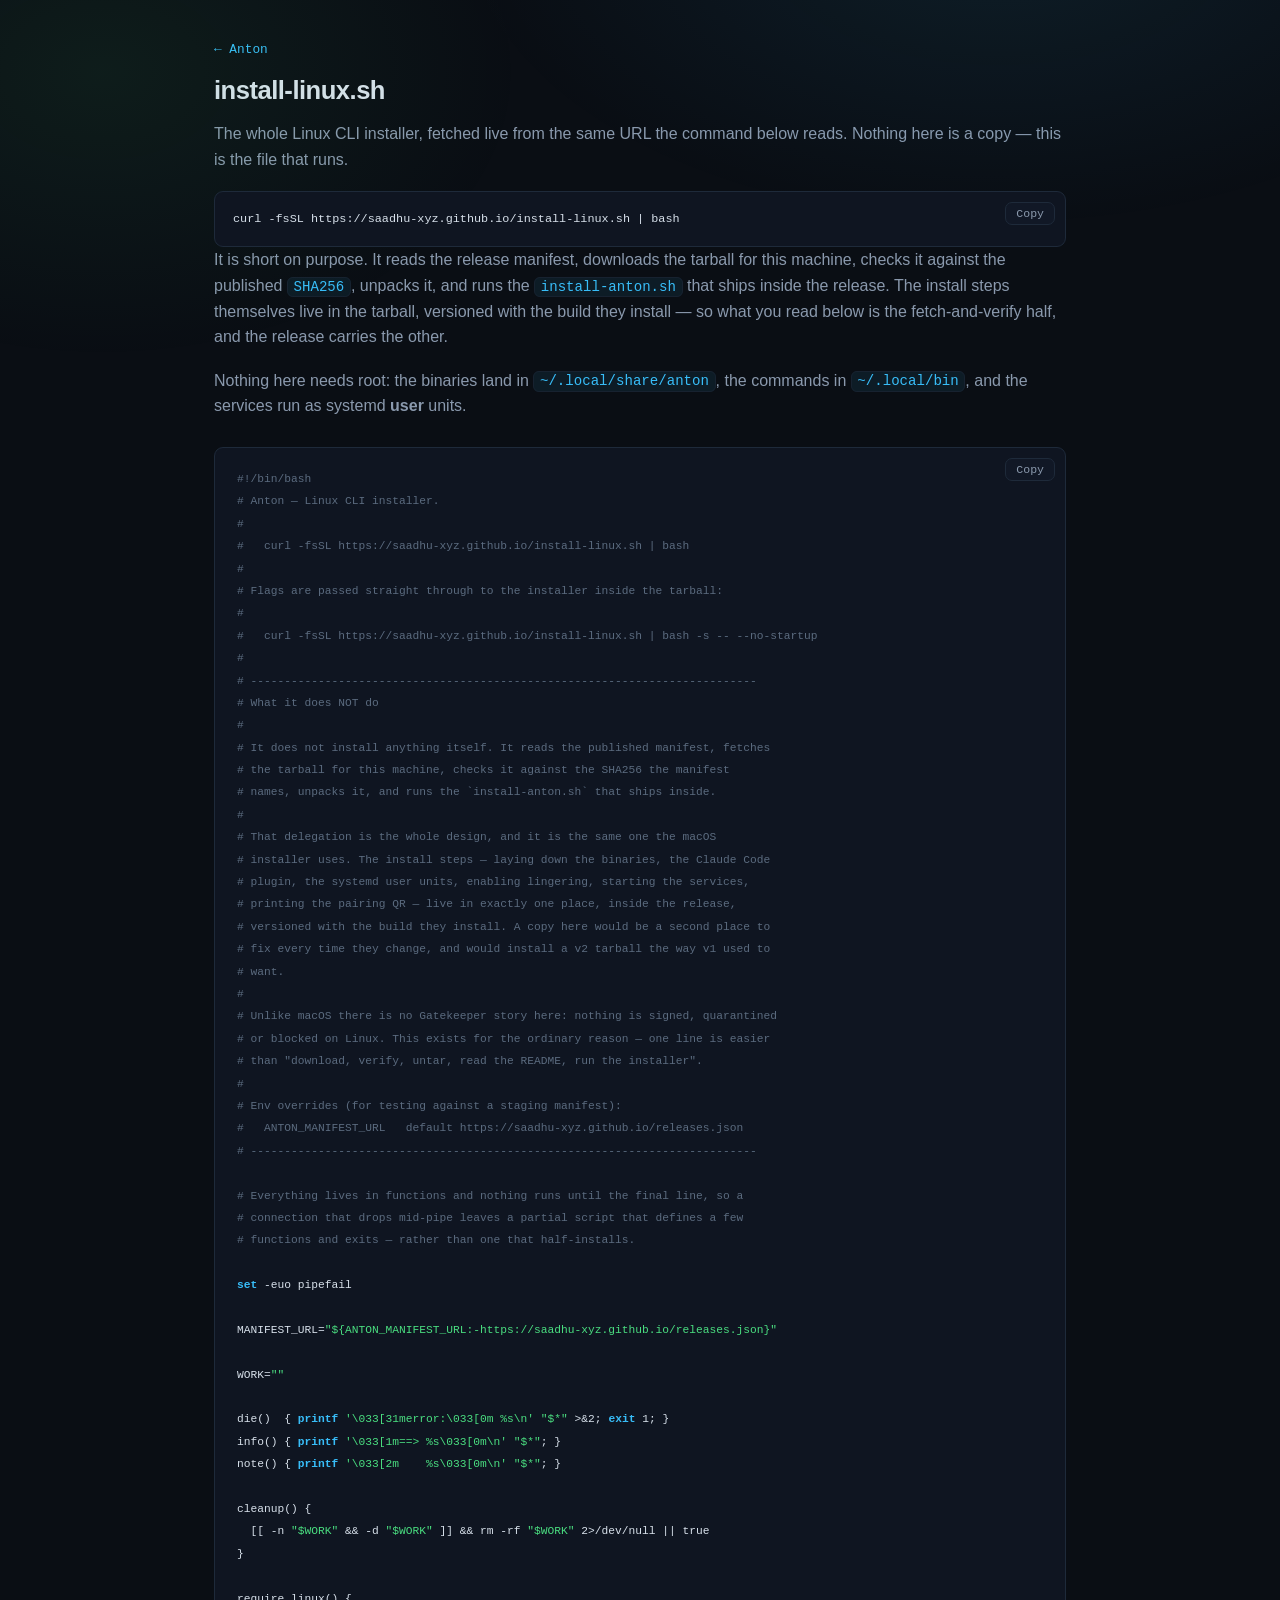
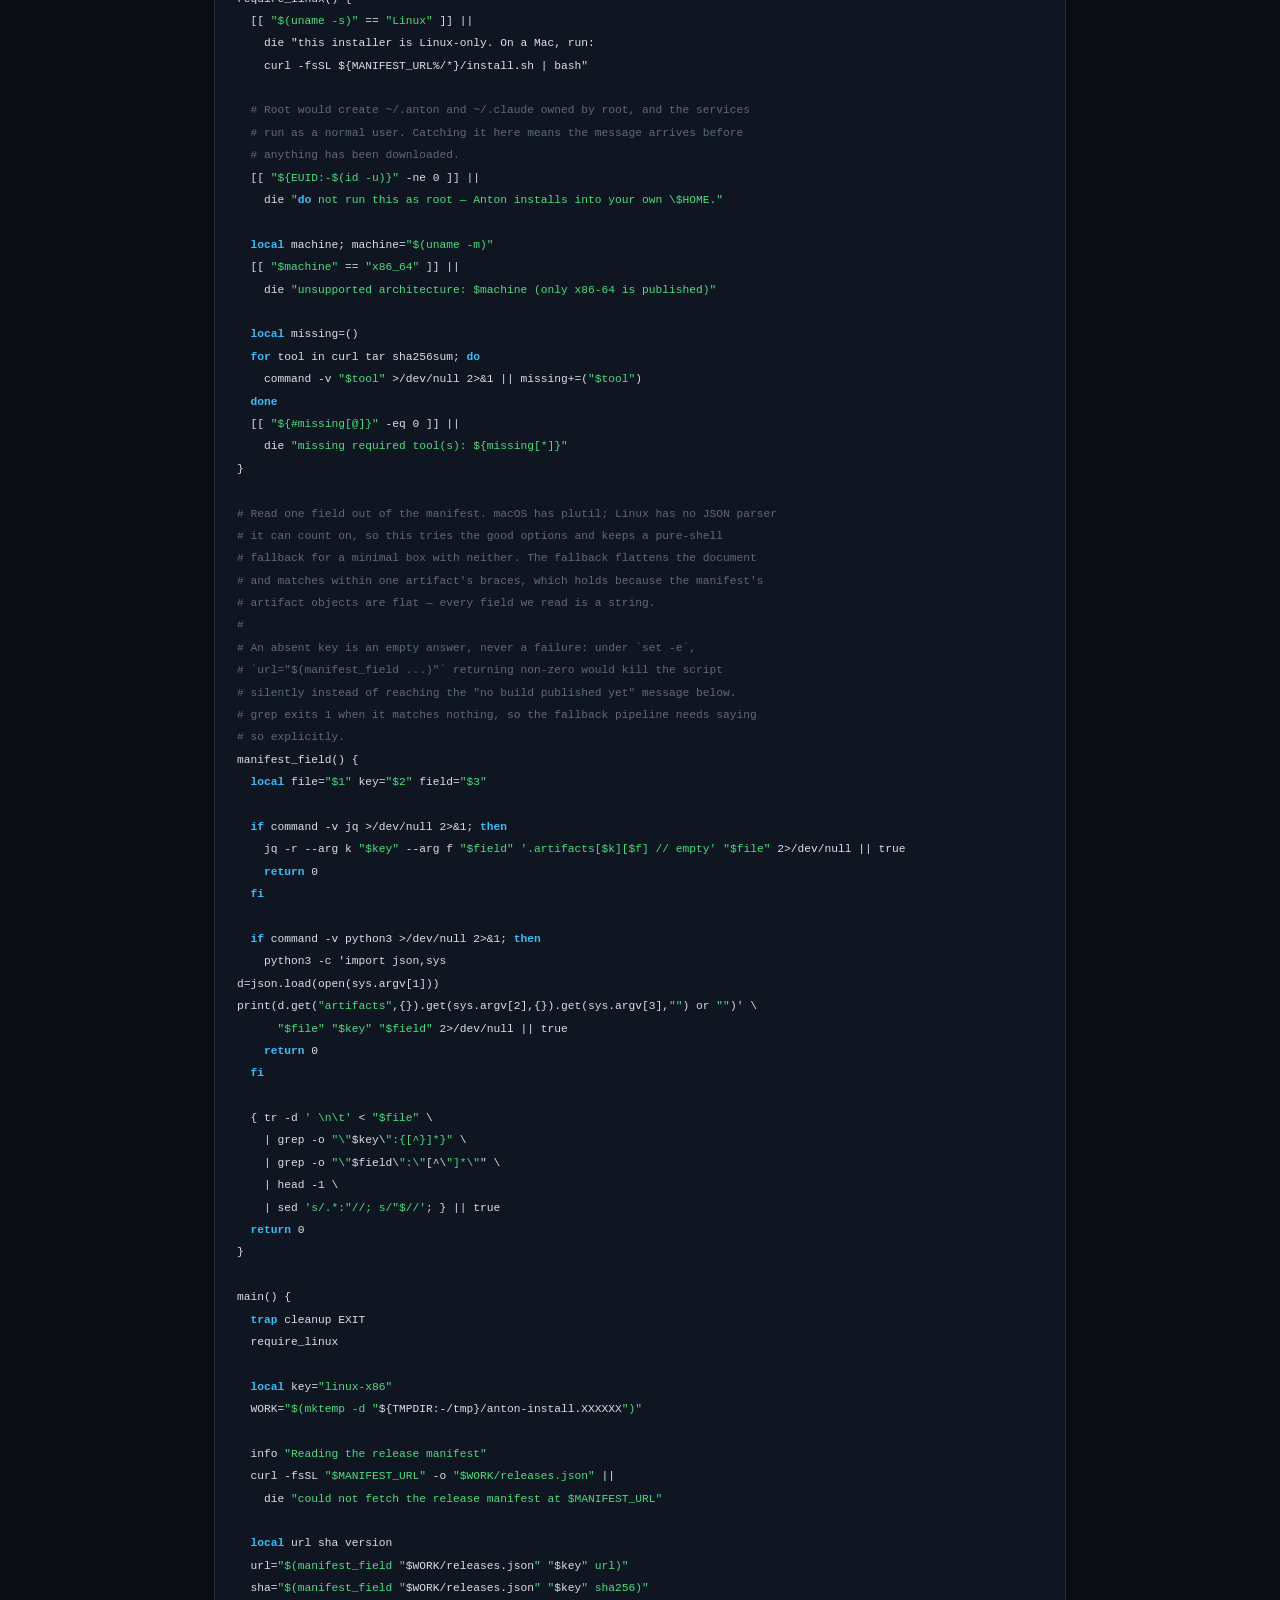
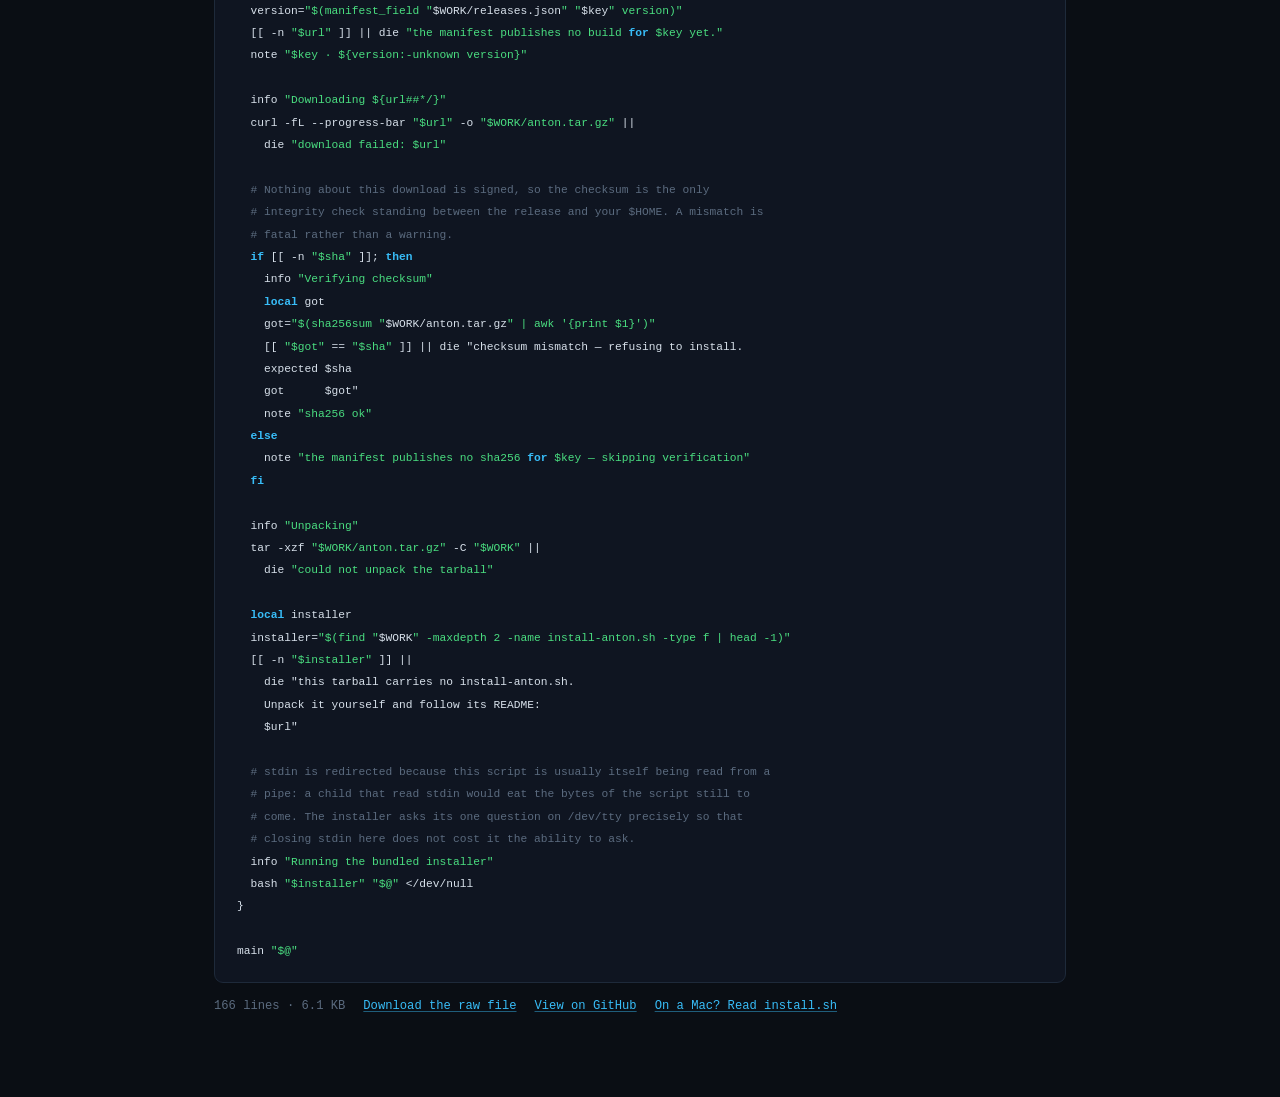
<file: install-linux-script.html>
<!doctype html>
<html lang="en">
<head>
<meta charset="utf-8" />
<meta name="viewport" content="width=device-width, initial-scale=1" />
<title>install-linux.sh — Anton</title>
<meta name="description" content="The Linux CLI install script for Anton, shown in full. Read it before piping it into bash." />
<link rel="stylesheet" href="./styles.css" />
<link rel="stylesheet" href="./script-viewer.css" />
</head>
<body>
  <div class="viewer">
    <div class="viewer-head">
      <div class="viewer-back"><a href="./#install">&larr; Anton</a></div>
      <h1>install-linux.sh</h1>
      <p>
        The whole Linux CLI installer, fetched live from the same URL the command below reads.
        Nothing here is a copy — this is the file that runs.
      </p>
      <div class="code-block is-wrap">
        <button class="copy" data-copy>Copy</button>
        <pre><code>curl -fsSL https://saadhu-xyz.github.io/install-linux.sh | bash</code></pre>
      </div>
      <p>
        It is short on purpose. It reads the release manifest, downloads the tarball for this
        machine, checks it against the published <code>SHA256</code>, unpacks it, and runs the
        <code>install-anton.sh</code> that ships inside the release. The install steps themselves
        live in the tarball, versioned with the build they install — so what you read below is
        the fetch-and-verify half, and the release carries the other.
      </p>
      <p>
        Nothing here needs root: the binaries land in <code>~/.local/share/anton</code>, the
        commands in <code>~/.local/bin</code>, and the services run as systemd
        <b>user</b> units.
      </p>
    </div>

    <div class="code-block src">
      <button class="copy" data-copy>Copy</button>
      <pre><code id="src" data-src="./install-linux.sh">Loading…</code></pre>
    </div>

    <div class="meta">
      <span id="meta-size"></span>
      <a href="./install-linux.sh" download>Download the raw file</a>
      <a href="https://github.com/saadhu-xyz/saadhu-xyz.github.io/blob/main/install-linux.sh" rel="noopener">View on GitHub</a>
      <a href="./install-script.html">On a Mac? Read install.sh</a>
    </div>
  </div>

<script src="./script-viewer.js"></script>
</body>
</html>
</file>
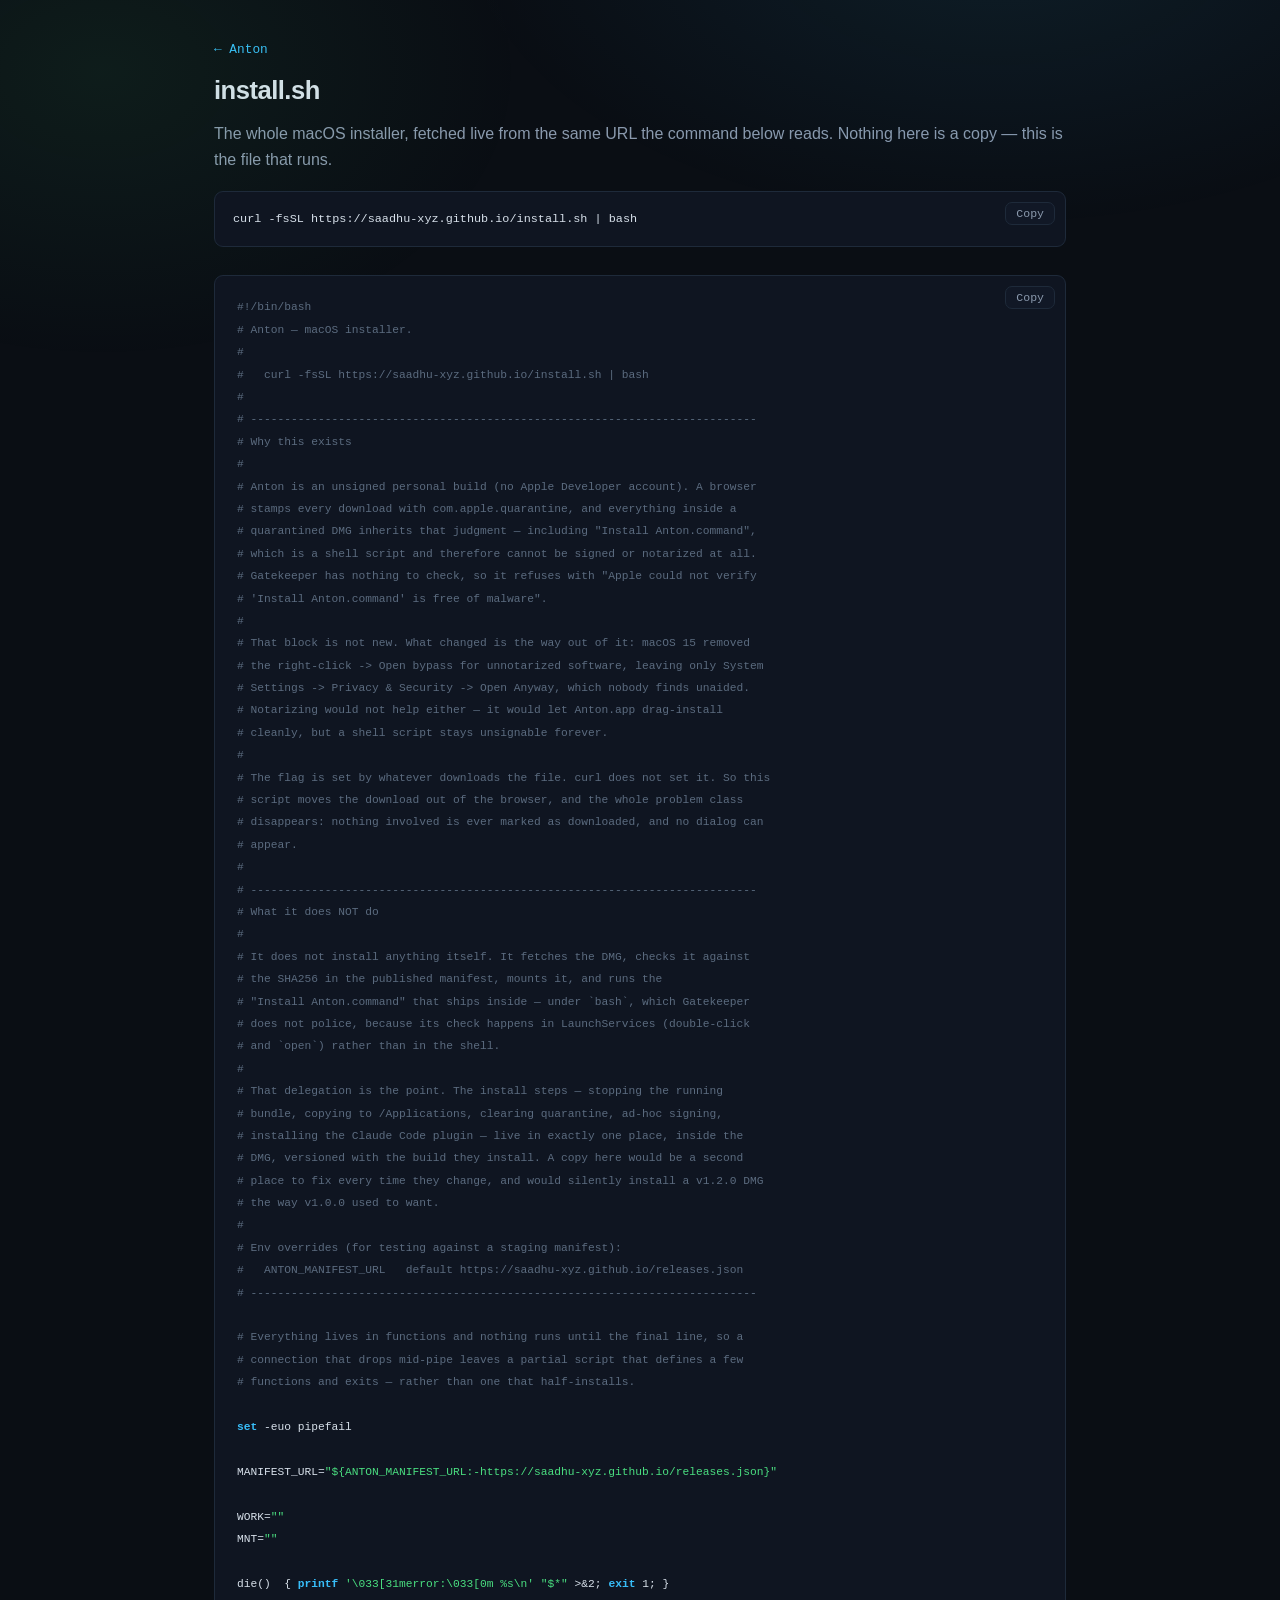
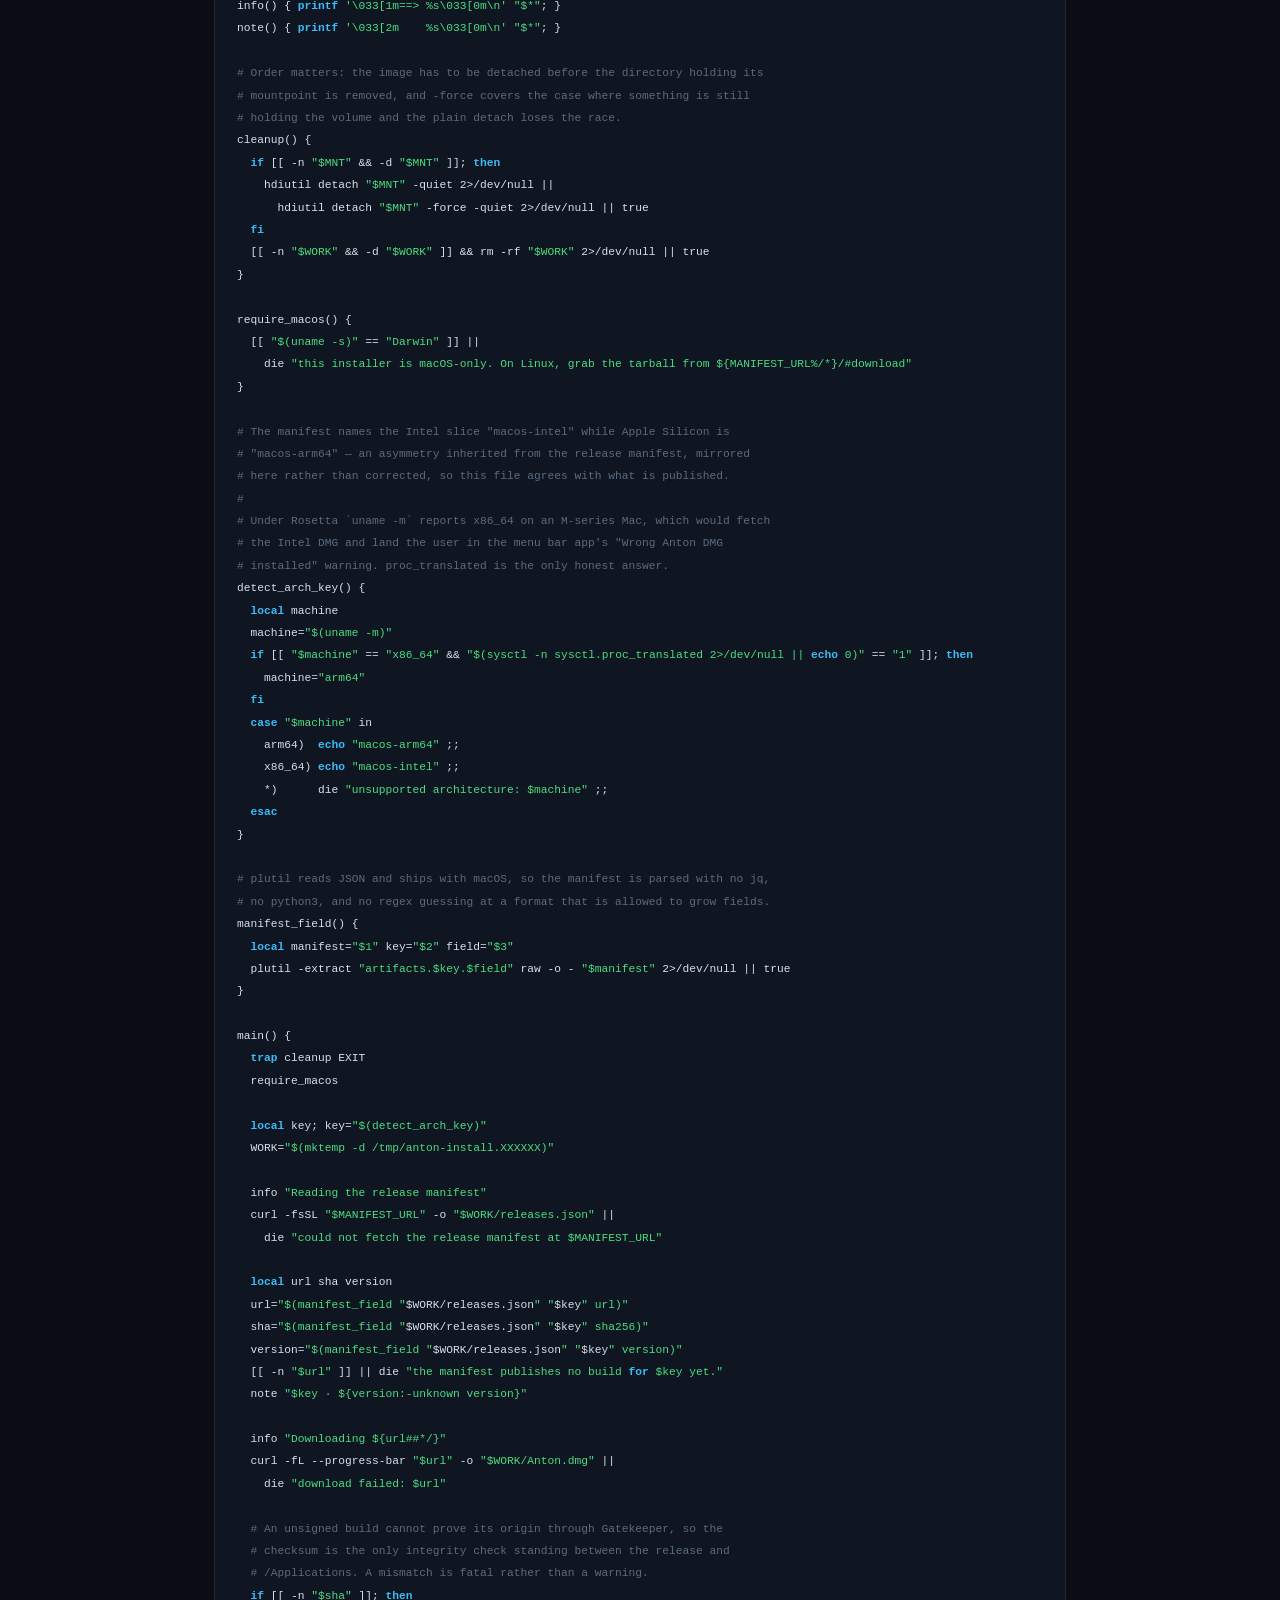
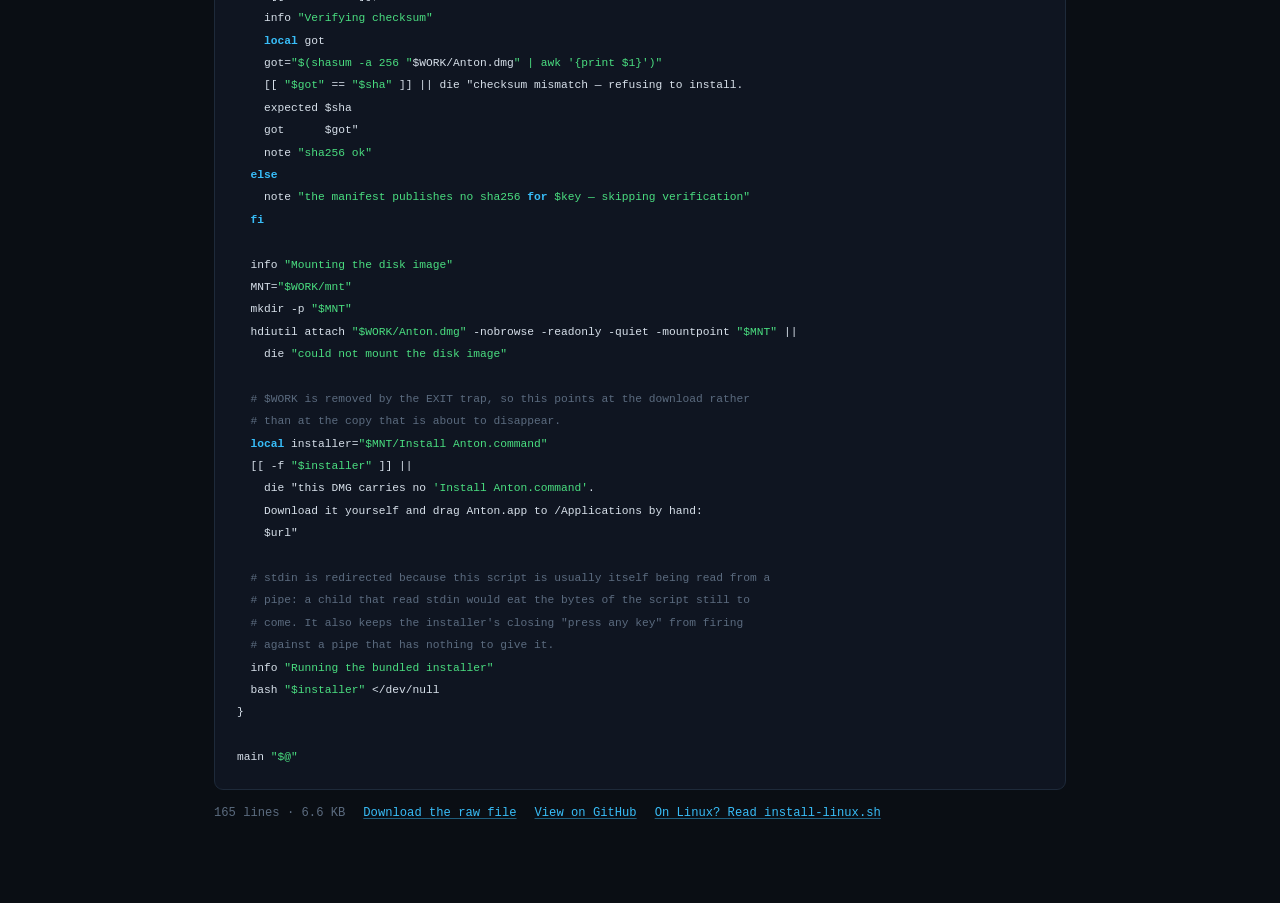
<file: install-script.html>
<!doctype html>
<html lang="en">
<head>
<meta charset="utf-8" />
<meta name="viewport" content="width=device-width, initial-scale=1" />
<title>install.sh — Anton</title>
<meta name="description" content="The macOS install script for Anton, shown in full. Read it before piping it into bash." />
<link rel="stylesheet" href="./styles.css" />
<link rel="stylesheet" href="./script-viewer.css" />
</head>
<body>
  <div class="viewer">
    <div class="viewer-head">
      <div class="viewer-back"><a href="./#install">&larr; Anton</a></div>
      <h1>install.sh</h1>
      <p>
        The whole macOS installer, fetched live from the same URL the command below reads.
        Nothing here is a copy — this is the file that runs.
      </p>
      <div class="code-block is-wrap">
        <button class="copy" data-copy>Copy</button>
        <pre><code>curl -fsSL https://saadhu-xyz.github.io/install.sh | bash</code></pre>
      </div>
    </div>

    <div class="code-block src">
      <button class="copy" data-copy>Copy</button>
      <pre><code id="src" data-src="./install.sh">Loading…</code></pre>
    </div>

    <div class="meta">
      <span id="meta-size"></span>
      <a href="./install.sh" download>Download the raw file</a>
      <a href="https://github.com/saadhu-xyz/saadhu-xyz.github.io/blob/main/install.sh" rel="noopener">View on GitHub</a>
      <a href="./install-linux-script.html">On Linux? Read install-linux.sh</a>
    </div>
  </div>

<script src="./script-viewer.js"></script>
</body>
</html>
</file>
<file: styles.css>
/* ============================================================
   Anton — downloads site
   Dark technical / terminal theme. Single stylesheet, no build.
   ============================================================ */

:root {
  --bg:        #0a0e14;
  --bg-alt:    #0d131c;
  --panel:     #111826;
  --panel-2:   #0f1521;
  --line:      #1e2a3a;
  --line-soft: #172230;
  --text:      #d7e0ea;
  --text-dim:  #8a99ad;
  --text-mut:  #5b6b7f;
  --accent:    #4ade80;   /* terminal green */
  --accent-2:  #38bdf8;   /* cyan           */
  --warn:      #fbbf24;
  --red:       #f87171;
  --radius:    14px;
  --radius-sm: 9px;
  --mono: "SFMono-Regular", ui-monospace, "JetBrains Mono", "Menlo", "Consolas", monospace;
  --sans: -apple-system, BlinkMacSystemFont, "Segoe UI", "Inter", Roboto, Helvetica, Arial, sans-serif;
  --wrap: 1120px;
}

* { box-sizing: border-box; }

html { scroll-behavior: smooth; scroll-padding-top: 84px; }

body {
  margin: 0;
  font-family: var(--sans);
  background: var(--bg);
  color: var(--text);
  line-height: 1.6;
  -webkit-font-smoothing: antialiased;
  text-rendering: optimizeLegibility;
}

/* subtle grid glow backdrop */
body::before {
  content: "";
  position: fixed;
  inset: 0;
  background:
    radial-gradient(900px 500px at 78% -8%, rgba(56,189,248,.09), transparent 60%),
    radial-gradient(700px 480px at 8% 8%, rgba(74,222,128,.07), transparent 60%);
  pointer-events: none;
  z-index: 0;
}

.wrap { width: 100%; max-width: var(--wrap); margin: 0 auto; padding: 0 24px; }

a { color: inherit; text-decoration: none; }

code {
  font-family: var(--mono);
  font-size: .88em;
  background: rgba(56,189,248,.08);
  border: 1px solid var(--line-soft);
  color: var(--accent-2);
  padding: .1em .4em;
  border-radius: 6px;
}

.accent { color: var(--accent); }

/* ---------------- NAV ---------------- */
.nav {
  position: sticky; top: 0; z-index: 50;
  background: rgba(10,14,20,.72);
  backdrop-filter: saturate(140%) blur(12px);
  border-bottom: 1px solid var(--line-soft);
}
.nav-inner { display: flex; align-items: center; gap: 28px; height: 64px; }
.brand { display: flex; align-items: center; gap: 9px; font-weight: 700; letter-spacing: .2px; }
.brand-mark { color: var(--accent); font-size: 1.05rem; }
.brand-name { font-size: 1.08rem; }
.nav-links { display: flex; gap: 26px; margin-left: 8px; font-size: .93rem; }
.nav-links a { color: var(--text-dim); transition: color .15s; }
.nav-links a:hover { color: var(--text); }
.nav-cta { margin-left: auto; }

/* ---------------- BUTTONS ---------------- */
.btn {
  display: inline-flex; align-items: center; justify-content: center; gap: 8px;
  font-family: var(--sans); font-size: .95rem; font-weight: 600;
  padding: 11px 20px; border-radius: 10px; cursor: pointer;
  border: 1px solid transparent; transition: transform .12s ease, box-shadow .2s, background .2s, border-color .2s;
  white-space: nowrap;
}
.btn:active { transform: translateY(1px); }
.btn-primary {
  background: linear-gradient(180deg, #52e08a, #37c46f);
  color: #05210f; border-color: #2fae62;
  box-shadow: 0 6px 20px -8px rgba(74,222,128,.6);
}
.btn-primary:hover { box-shadow: 0 10px 28px -8px rgba(74,222,128,.7); }
.btn-ghost {
  background: rgba(255,255,255,.02);
  border-color: var(--line);
  color: var(--text);
}
.btn-ghost:hover { border-color: var(--accent-2); color: #fff; }
.btn-block { width: 100%; }
.btn-row { display: flex; gap: 12px; flex-wrap: wrap; }
/* Siblings in a row share the width equally, so two choices of the same kind
   (Apple Silicon / Intel) read as one pair rather than a primary + an
   afterthought. flex-basis 0 makes the split ignore label length. */
.btn-row .btn { flex: 1 1 0; min-width: 180px; }
.btn.is-recommended { position: relative; }

/* ---------------- HERO ---------------- */
.hero { position: relative; z-index: 1; padding: 84px 0 72px; }
.hero-inner { display: grid; grid-template-columns: 1.05fr .95fr; gap: 56px; align-items: center; }
.eyebrow {
  display: inline-block; font-family: var(--mono); font-size: .78rem; letter-spacing: .5px;
  color: var(--accent); background: rgba(74,222,128,.08);
  border: 1px solid rgba(74,222,128,.22); padding: 5px 12px; border-radius: 999px; margin-bottom: 22px;
}
.hero h1 { font-size: clamp(2.3rem, 5vw, 3.6rem); line-height: 1.06; margin: 0 0 18px; letter-spacing: -.02em; font-weight: 800; }
.lead { font-size: 1.12rem; color: var(--text-dim); max-width: 34em; margin: 0 0 30px; }
.lead em { color: var(--text); font-style: italic; }
.hero-actions { display: flex; gap: 14px; flex-wrap: wrap; margin-bottom: 26px; }
.hero-meta { display: flex; align-items: center; gap: 12px; flex-wrap: wrap; color: var(--text-mut); font-size: .9rem; }
.hero-meta b { color: var(--text); }
.hero-meta .dot { color: var(--line); }

/* terminal */
.hero-terminal { position: relative; }
.term {
  background: var(--panel); border: 1px solid var(--line);
  border-radius: var(--radius); overflow: hidden;
  box-shadow: 0 30px 60px -30px rgba(0,0,0,.8), 0 0 0 1px rgba(56,189,248,.04);
}
.term-bar {
  display: flex; align-items: center; gap: 8px;
  padding: 11px 14px; background: var(--panel-2); border-bottom: 1px solid var(--line);
}
.term-dot { width: 11px; height: 11px; border-radius: 50%; }
.term-dot.red { background: #ff5f56; } .term-dot.yellow { background: #ffbd2e; } .term-dot.green { background: #27c93f; }
.term-title { margin-left: 8px; font-family: var(--mono); font-size: .78rem; color: var(--text-mut); }
.term-body {
  margin: 0; padding: 20px; font-family: var(--mono); font-size: .84rem; line-height: 1.75;
  color: var(--text-dim); white-space: pre-wrap; word-break: break-word;
}
.c-dim { color: var(--text-mut); } .c-cmd { color: var(--accent-2); font-weight: 600; }
.c-ok { color: var(--accent); } .c-accent { color: var(--accent-2); } .c-warn { color: var(--warn); }

/* ---------------- SECTIONS ---------------- */
.section { position: relative; z-index: 1; padding: 84px 0; border-top: 1px solid var(--line-soft); }
.section-alt { background: var(--bg-alt); }
.section-head { max-width: 640px; margin: 0 auto 48px; text-align: center; }
.kicker {
  font-family: var(--mono); font-size: .76rem; letter-spacing: 1.5px; text-transform: uppercase;
  color: var(--accent-2);
}
.section-head h2 { font-size: clamp(1.8rem, 3.4vw, 2.5rem); margin: 12px 0 12px; letter-spacing: -.02em; font-weight: 800; }
.section-sub { color: var(--text-dim); font-size: 1.05rem; margin: 0; }

/* ---------------- PHASES ---------------- */
.phases { display: grid; grid-template-columns: 1fr 1fr; gap: 24px; }
.phase {
  background: var(--panel); border: 1px solid var(--line);
  border-radius: var(--radius); padding: 30px; position: relative; overflow: hidden;
}
.phase::before {
  content: ""; position: absolute; inset: 0 0 auto 0; height: 2px;
  background: linear-gradient(90deg, var(--accent), transparent);
}
.phase-num { font-family: var(--mono); font-size: .85rem; color: var(--accent); letter-spacing: 2px; margin-bottom: 12px; }
.phase h3 { margin: 0 0 12px; font-size: 1.25rem; }
.phase p { color: var(--text-dim); margin: 0 0 18px; }
.phase-list { list-style: none; margin: 0; padding: 0; display: grid; gap: 9px; }
.phase-list li { position: relative; padding-left: 22px; color: var(--text-dim); font-size: .93rem; }
.phase-list li::before { content: "▸"; position: absolute; left: 0; color: var(--accent-2); }
.phase-list code { font-size: .85em; }

/* ---------------- DOWNLOAD ---------------- */
.group-title {
  display: flex; align-items: center; gap: 12px; font-size: 1.15rem;
  margin: 40px 0 18px; color: var(--text); font-weight: 700;
}
.group-title:first-of-type { margin-top: 8px; }
.group-tag {
  font-family: var(--mono); font-size: .72rem; letter-spacing: 1px; text-transform: uppercase;
  color: var(--accent); background: rgba(74,222,128,.08);
  border: 1px solid rgba(74,222,128,.22); padding: 4px 10px; border-radius: 999px;
}
.cards { display: grid; grid-template-columns: repeat(2, 1fr); gap: 20px; }
.card {
  background: var(--panel); border: 1px solid var(--line);
  border-radius: var(--radius); padding: 24px; transition: border-color .2s, transform .15s, box-shadow .2s;
  display: flex; flex-direction: column;
}
.card:hover { border-color: rgba(56,189,248,.4); transform: translateY(-3px); box-shadow: 0 20px 40px -28px rgba(0,0,0,.9); }
.card.is-your-os { border-color: var(--accent); box-shadow: 0 0 0 1px rgba(74,222,128,.25), 0 20px 40px -28px rgba(0,0,0,.9); }
.card-top { display: flex; align-items: center; gap: 14px; margin-bottom: 14px; }
.card-icon { font-size: 1.9rem; line-height: 1; width: 44px; height: 44px; display: grid; place-items: center;
  background: var(--panel-2); border: 1px solid var(--line); border-radius: 11px; }
.card h4 { margin: 0; font-size: 1.15rem; }
.card-meta { font-family: var(--mono); font-size: .76rem; color: var(--text-mut); }
.card-desc { color: var(--text-dim); font-size: .93rem; margin: 0 0 20px; flex: 1; }
/* Sits under a card's code block: the "read it first" aside, small and quiet so
   the command above it stays the thing the eye lands on. */
.card-note { color: var(--text-mut); font-size: .82rem; margin: 10px 0 16px; }
.your-os-badge {
  display: inline-block; font-family: var(--mono); font-size: .68rem; letter-spacing: .5px;
  color: #05210f; background: var(--accent); padding: 2px 8px; border-radius: 999px; margin-left: 8px; vertical-align: middle;
}
.dl-note { text-align: center; color: var(--text-mut); font-size: .92rem; margin: 30px 0 0; }

/* ---------------- STEPS ---------------- */
.steps { display: grid; gap: 18px; max-width: 820px; margin: 0 auto; }
.step { display: grid; grid-template-columns: 44px 1fr; gap: 20px; align-items: start;
  background: var(--panel); border: 1px solid var(--line); border-radius: var(--radius); padding: 24px 26px; }
.step-badge { width: 40px; height: 40px; border-radius: 11px; display: grid; place-items: center;
  font-family: var(--mono); font-weight: 700; color: var(--accent);
  background: rgba(74,222,128,.08); border: 1px solid rgba(74,222,128,.25); }
.step-body h4 { margin: 6px 0 8px; font-size: 1.1rem; }
.step-body p { color: var(--text-dim); margin: 0 0 14px; }
/* .code-block carries no margin of its own so it can sit flush where a step
   wants it to; this is the one adjacency that needs air. */
.step-body .code-block + .btn-row { margin-top: 16px; }
.step-body .btn-row + .callout { margin-top: 16px; }

.code-block { position: relative; background: var(--panel-2); border: 1px solid var(--line); border-radius: var(--radius-sm); }
/* Right padding clears the absolutely-positioned Copy button, which otherwise
   sits on top of the last characters of any line long enough to reach it — the
   curl one-liner in the macOS card being the one that actually does. */
.code-block pre { margin: 0; padding: 16px 76px 16px 18px; overflow-x: auto; font-family: var(--mono); font-size: .84rem; line-height: 1.7; }
.code-block code { background: none; border: none; padding: 0; color: var(--text); }
/* A one-liner meant to be copied whole should never scroll half of itself out
   of view — wrap it instead. Combined with the pre's right padding, the wrap
   point also keeps text clear of the Copy button. Terminal transcripts keep the
   default scrolling, where preserved columns matter more than seeing every
   character at once. */
.code-block.is-wrap pre { white-space: pre-wrap; overflow-wrap: anywhere; }
.copy {
  position: absolute; top: 10px; right: 10px; font-family: var(--mono); font-size: .72rem;
  color: var(--text-dim); background: var(--panel); border: 1px solid var(--line);
  border-radius: 7px; padding: 4px 10px; cursor: pointer; transition: all .15s;
}
.copy:hover { color: var(--accent); border-color: var(--accent); }
.copy.copied { color: var(--accent); border-color: var(--accent); }

/* ---------------- INLINE PROSE LINKS ----------------
   Global `a` is color:inherit/no-underline for nav, footer, cards and
   buttons. Links inside body copy need to actually look like links. */
.card-desc a, .card-note a, .step-body p a, .dl-note a {
  color: var(--accent-2);
  text-decoration: underline;
  text-underline-offset: 2px;
  text-decoration-thickness: 1px;
  text-decoration-color: rgba(56,189,248,.45);
  transition: color .15s, text-decoration-color .15s;
}
.card-desc a:hover, .card-note a:hover, .step-body p a:hover, .dl-note a:hover {
  color: var(--accent); text-decoration-color: var(--accent);
}

/* ---------------- CALLOUT (unsigned-app warning) ---------------- */
.callout {
  display: grid; grid-template-columns: auto 1fr; gap: 14px; align-items: start;
  background: rgba(251,191,36,.05); border: 1px solid rgba(251,191,36,.28);
  border-radius: var(--radius-sm); padding: 16px 18px; margin: 0 0 16px;
}
.callout-mark { font-family: var(--mono); font-weight: 700; color: var(--warn); line-height: 1.6; }
.callout p { margin: 0 0 9px; color: var(--text-dim); font-size: .9rem; }
.callout p:last-child { margin-bottom: 0; }
.callout b { color: var(--text); font-weight: 600; }
.callout code { background: rgba(251,191,36,.09); border-color: rgba(251,191,36,.22); }

/* ---------------- PHASE TAG (two modes) ---------------- */
.phase-tag { font-family: var(--mono); font-size: .8rem; color: var(--accent-2); margin: -6px 0 14px; }
.phase-tag code { background: none; border: none; padding: 0; color: var(--accent); }

/* ---------------- BUNDLE LIST ---------------- */
.bundle {
  margin-top: 30px; background: var(--panel); border: 1px solid var(--line);
  border-radius: var(--radius); padding: 22px 26px;
}
.bundle-title { font-family: var(--mono); font-size: .74rem; letter-spacing: 1px; text-transform: uppercase; color: var(--text-mut); margin-bottom: 14px; }
.bundle-list { list-style: none; margin: 0; padding: 0; display: grid; gap: 12px; }
.bundle-list li { display: flex; align-items: center; gap: 14px; flex-wrap: wrap; padding-bottom: 12px; border-bottom: 1px solid var(--line-soft); }
.bundle-list li:last-child { padding-bottom: 0; border-bottom: none; }
.bundle-list code { font-size: .86rem; color: var(--accent); background: rgba(74,222,128,.07); border-color: rgba(74,222,128,.2); flex-shrink: 0; min-width: 168px; }
.bundle-role { color: var(--text-dim); font-size: .9rem; flex: 1; min-width: 220px; }
.bundle-port { font-family: var(--mono); font-size: .74rem; color: var(--text-mut); background: var(--panel-2); border: 1px solid var(--line); padding: 3px 10px; border-radius: 999px; }

/* ---------------- ARCHITECTURE ---------------- */
.arch { max-width: 900px; margin: 0 auto; display: grid; gap: 14px; }
.arch-node { background: var(--panel); border: 1px solid var(--line); border-radius: var(--radius); padding: 20px 22px; }
.arch-node-title { font-weight: 700; font-size: 1.05rem; margin-bottom: 3px; }
.arch-node-sub { font-family: var(--mono); font-size: .76rem; color: var(--text-mut); margin-bottom: 12px; }
.arch-node-sub code { font-size: .95em; background: none; border: none; padding: 0; color: var(--accent); }
.arch-node ul { list-style: none; margin: 0; padding: 0; display: grid; gap: 6px; }
.arch-node li { position: relative; padding-left: 16px; font-size: .88rem; color: var(--text-dim); }
.arch-node li::before { content: "·"; position: absolute; left: 4px; color: var(--accent-2); }
.arch-inline { grid-template-columns: repeat(2, 1fr) !important; column-gap: 18px !important; }
.arch-node-app { border-color: rgba(56,189,248,.3); }
.arch-node-app .arch-node-title { color: var(--accent-2); }
.arch-node-primary { border-color: rgba(74,222,128,.3); }
.arch-node-primary .arch-node-title { color: var(--accent); font-family: var(--mono); }
.arch-node-worker { border-color: rgba(74,222,128,.3); }
.arch-node-worker .arch-node-title { color: var(--accent); font-family: var(--mono); }
.arch-row { display: grid; grid-template-columns: 1fr 1fr; gap: 14px; }
.arch-conn { display: grid; justify-items: center; gap: 2px; color: var(--text-mut); padding: 2px 0; }
.arch-conn-arrow { color: var(--accent-2); font-size: .8rem; line-height: 1; }
.arch-conn-label { font-family: var(--mono); font-size: .72rem; letter-spacing: .3px; }
.arch-foot { margin-top: 6px; padding: 16px 20px; background: var(--panel-2); border: 1px dashed var(--line); border-radius: var(--radius); color: var(--text-dim); font-size: .9rem; }
.arch-foot code { color: var(--accent-2); }
.arch-foot-chip { display: inline-block; font-family: var(--mono); font-size: .74rem; color: var(--text); background: var(--panel); border: 1px solid var(--line); padding: 3px 10px; border-radius: 999px; margin-right: 8px; }

/* ---------------- FOOTER ---------------- */
.footer { position: relative; z-index: 1; border-top: 1px solid var(--line-soft); padding: 56px 0 30px; background: var(--bg-alt); }
.footer-inner { display: flex; justify-content: space-between; gap: 40px; flex-wrap: wrap; padding-bottom: 36px; border-bottom: 1px solid var(--line-soft); }
.footer-brand { max-width: 280px; }
.footer-brand .brand-name { font-weight: 700; margin-left: 6px; }
.footer-brand p { color: var(--text-mut); font-size: .92rem; margin: 12px 0 0; }
.footer-cols { display: flex; gap: 64px; }
.footer-col { display: grid; gap: 10px; align-content: start; }
.footer-col h5 { margin: 0 0 4px; font-size: .8rem; text-transform: uppercase; letter-spacing: 1px; color: var(--text-mut); font-family: var(--mono); }
.footer-col a { color: var(--text-dim); font-size: .92rem; }
.footer-col a:hover { color: var(--text); }
.footer-bottom { display: flex; justify-content: space-between; gap: 16px; flex-wrap: wrap; padding-top: 24px; color: var(--text-mut); font-size: .85rem; }

/* ---------------- SERVER CARDS ---------------- */
/* Grid items won't shrink below their content by default, so a long code line
   widened a card — and the page — past a phone's width. With min-width 0 the
   card fits and the pre scrolls inside it instead. */
.card { min-width: 0; }
/* The server cards hold more than a download card — an install line and a
   collapsible panel — so the description doesn't stretch to push them down, and
   the card doesn't lift on hover under someone reading or selecting in it. */
.server-cards .card-desc { flex: 0 0 auto; }
.server-cards .card:hover { transform: none; }
.card-more { margin-top: 16px; border-top: 1px solid var(--line-soft); padding-top: 12px; }
.card-more summary {
  cursor: pointer; color: var(--accent-2); font-size: .9rem; font-weight: 600;
  list-style: none; display: flex; align-items: center; gap: 8px;
}
.card-more summary::-webkit-details-marker { display: none; }
.card-more summary::before { content: "▸"; font-size: .8rem; transition: transform .15s; }
.card-more[open] summary::before { transform: rotate(90deg); }
.card-more[open] > :not(summary) { margin-top: 12px; }
.card-more p { color: var(--text-dim); font-size: .88rem; margin: 12px 0; }
.card-more p a { color: var(--accent-2); }
.card-more .callout { margin: 12px 0; }

/* ---------------- GUIDE LINK ---------------- */
/* The panel at the end of Download & install: the whole thing is one link to
   getting-started.html, with the guide's steps drawn as a path ending in a PR. */
.guide-next {
  display: grid; grid-template-columns: minmax(0, 5fr) minmax(0, 7fr); gap: 36px; align-items: center;
  margin-top: 30px; padding: 28px 32px; border-radius: var(--radius);
  background:
    radial-gradient(500px 220px at 100% 0%, rgba(74,222,128,.10), transparent 70%),
    linear-gradient(135deg, rgba(56,189,248,.08), rgba(56,189,248,.02));
  border: 1px solid rgba(56,189,248,.35);
  transition: border-color .15s, transform .15s, box-shadow .15s;
}
.guide-next:hover { border-color: var(--accent); transform: translateY(-2px); box-shadow: 0 20px 40px -28px rgba(0,0,0,.9); }
.guide-next:focus-visible { outline: 2px solid var(--accent-2); outline-offset: 3px; }
.guide-next-kicker { font-family: var(--mono); font-size: .74rem; letter-spacing: 1.5px; text-transform: uppercase; color: var(--accent-2); }
.guide-next h3 { margin: 6px 0 8px; font-size: 1.5rem; }
.guide-next p { margin: 0 0 18px; color: var(--text-dim); font-size: .93rem; }

.guide-next-steps {
  list-style: none; margin: 0; padding: 0; position: relative;
  display: grid; grid-template-columns: repeat(7, minmax(0, 1fr)); gap: 6px;
}
/* The path behind the dots: centre of the first to centre of the last. */
.guide-next-steps::before {
  content: ""; position: absolute; top: 21px; left: calc(100% / 14); right: calc(100% / 14); height: 2px;
  background: linear-gradient(90deg, var(--accent-2), var(--accent)); opacity: .45;
}
.guide-next-steps li { position: relative; display: flex; flex-direction: column; align-items: center; gap: 8px; text-align: center; }
.gn-dot {
  width: 44px; height: 44px; border-radius: 50%; display: grid; place-items: center;
  background: var(--panel); border: 1px solid var(--line); color: var(--accent-2);
}
.gn-dot svg { width: 22px; height: 22px; fill: none; stroke: currentColor; stroke-width: 1.7; stroke-linecap: round; stroke-linejoin: round; }
.gn-label { font-size: .78rem; color: var(--text-dim); line-height: 1.3; }
.gn-done .gn-dot { background: var(--accent); border-color: var(--accent); color: #04210f; }
.gn-done .gn-label { color: var(--accent); font-weight: 600; }

@media (max-width: 900px) {
  .guide-next { grid-template-columns: 1fr; gap: 24px; }
}
@media (max-width: 640px) {
  .guide-next { padding: 22px 20px; }
  /* Seven across is too tight on a phone: wrap to two rows, without the path. */
  .guide-next-steps { grid-template-columns: repeat(4, minmax(0, 1fr)); row-gap: 16px; }
  .guide-next-steps::before { display: none; }
}

/* ---------------- GETTING STARTED ---------------- */
.guide-list { margin: 0 0 14px; padding-left: 22px; color: var(--text-dim); display: grid; gap: 8px; }
.guide-list b { color: var(--text); font-weight: 600; }
.step-body .bundle { margin: 0 0 18px; padding: 18px 22px; }
.step-body .bundle-list code { min-width: 96px; }
.guide-intro { padding-bottom: 40px; }
.guide-body { padding-top: 56px; }
.guide-intro .callout { margin-bottom: 0; }

.tabs {
  display: flex; gap: 6px; width: fit-content; max-width: 100%; margin: 36px auto 0;
  padding: 5px; background: var(--panel); border: 1px solid var(--line); border-radius: 12px;
}
.tab {
  font: inherit; font-size: .95rem; font-weight: 600; color: var(--text-dim); cursor: pointer;
  background: none; border: 0; border-radius: 8px; padding: 9px 26px;
  /* No transition: guide.js may switch tabs on load, which would animate. */
}
.tab:hover { color: var(--text); }
.tab[aria-selected="true"] { color: #04210f; background: var(--accent); }
.tab:focus-visible { outline: 2px solid var(--accent-2); outline-offset: 2px; }
/* Without JS both panels show; space them apart. */
.tab-panel + .tab-panel { margin-top: 40px; }

.guide-fig { margin: 0 0 18px; }
/* Grid items default to min-width: auto; a long code line would widen the step. */
.guide-body .step-body { min-width: 0; }
.guide-fig img {
  display: block; width: 100%; height: auto;
  border: 1px solid var(--line); border-radius: var(--radius-sm);
}
.guide-fig > a { display: block; cursor: zoom-in; }
.guide-fig figcaption { margin-top: 8px; font-size: .85rem; color: var(--text-mut); }
.guide-fig figcaption b { color: var(--text-dim); font-weight: 600; }

/* ---------------- RESPONSIVE ---------------- */
@media (max-width: 900px) {
  .hero-inner { grid-template-columns: 1fr; gap: 40px; }
  .hero { padding: 56px 0 48px; }
  .phases { grid-template-columns: 1fr; }
  .nav-links { display: none; }
}
@media (max-width: 640px) {
  .cards { grid-template-columns: 1fr; }
  .arch-row { grid-template-columns: 1fr; }
  .arch-inline { grid-template-columns: 1fr !important; }
  .bundle-list li { gap: 8px; }
  .section { padding: 60px 0; }
  .footer-inner { flex-direction: column; gap: 28px; }
  .footer-cols { gap: 40px; }
  .step { grid-template-columns: 1fr; gap: 12px; }
}

@media (prefers-reduced-motion: reduce) {
  * { scroll-behavior: auto !important; transition: none !important; }
}
</file>
<file: script-viewer.css>
/* Layout for the two "read the installer before you run it" pages
   (install-script.html, install-linux-script.html). Kept out of styles.css
   because nothing on the landing page uses any of it. */
.viewer { max-width: 900px; margin: 0 auto; padding: 40px 24px 80px; }
.viewer-head { margin-bottom: 28px; }
.viewer-head h1 { font-size: 1.6rem; margin: 10px 0 10px; letter-spacing: -.02em; }
.viewer-head p { color: var(--text-dim); margin: 0 0 18px; }
.viewer-back { font-family: var(--mono); font-size: .8rem; color: var(--text-mut); }
.viewer-back a { color: var(--accent-2); text-decoration: none; }
.viewer-back a:hover { color: var(--accent); }
.src { max-height: none; }
.src pre { padding: 20px 22px; font-size: .8rem; line-height: 1.75; white-space: pre; }
.src .c { color: var(--text-mut); }        /* comments — most of these files */
.src .s { color: var(--accent); }          /* strings */
.src .k { color: var(--accent-2); font-weight: 600; }
.meta { display: flex; flex-wrap: wrap; gap: 10px 18px; align-items: center;
        font-family: var(--mono); font-size: .76rem; color: var(--text-mut); margin: 14px 0 0; }
.meta a { color: var(--accent-2); text-decoration: underline; text-underline-offset: 2px;
          text-decoration-color: rgba(56,189,248,.45); }
.meta a:hover { color: var(--accent); text-decoration-color: var(--accent); }
</file>
